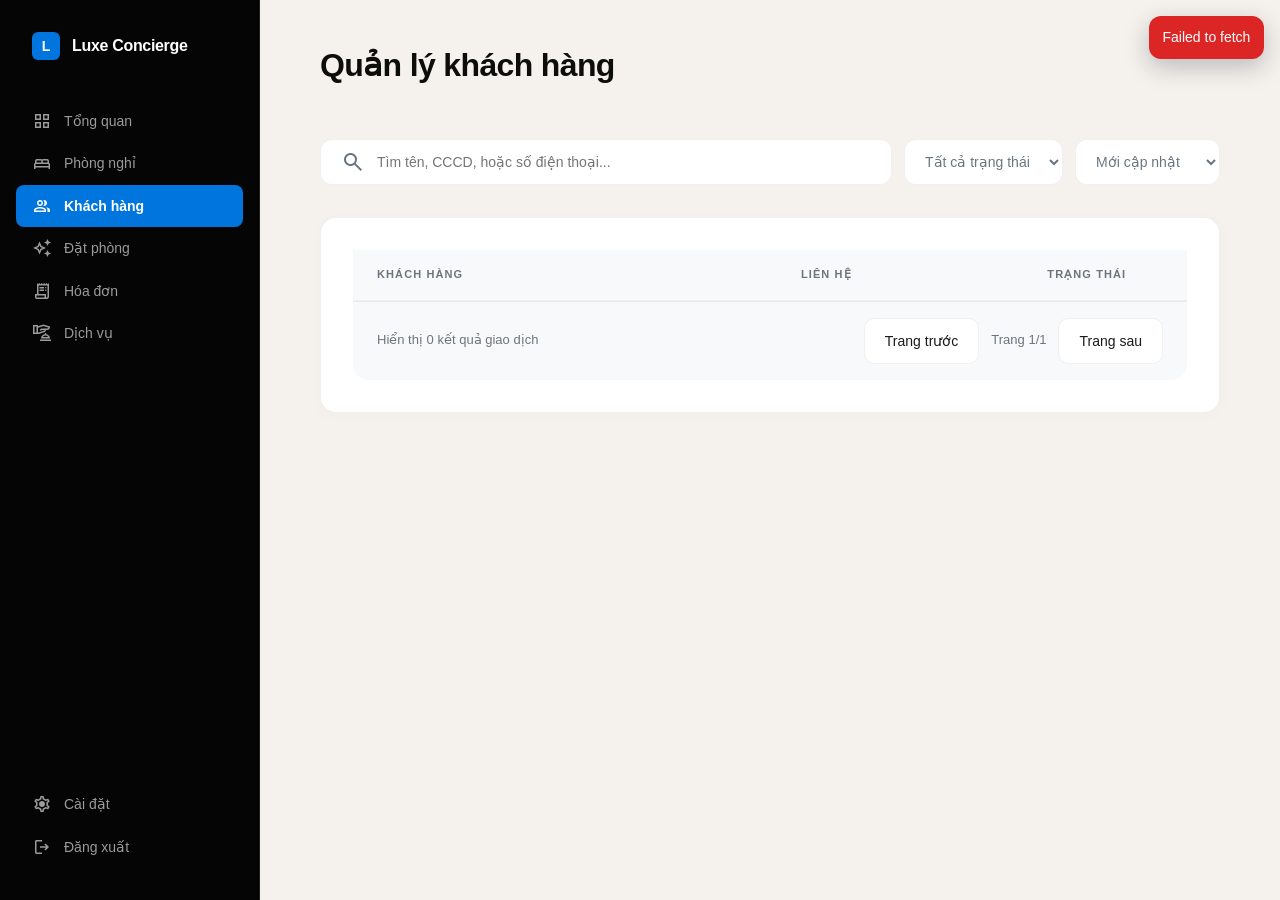
<file: frontend/customer.html>
<!DOCTYPE html>
<html lang="vi">
<head>
  <meta charset="utf-8"/>
  <meta name="viewport" content="width=device-width, initial-scale=1.0"/>
  <title>Luxe Concierge | Quản Lý Khách Hàng</title>
  <link rel="stylesheet" href="css/main.css"/>
    <link rel="stylesheet" href="css/customer.css"/>
</head>
<body class="notion-font">

  <div class="admin-layout">
    
    <aside class="luxe-sidebar">
      <div>
        <div class="admin-sidebar-brand">
          <div class="admin-sidebar-brand__badge">L</div>
          <span class="admin-sidebar-brand__text" data-config="logo">Luxe Concierge</span>
        </div>

        <nav>
          
          <a href="dashboard.html" class="sidebar-item"><span class="material-symbols-outlined">grid_view</span><span>Tổng quan</span></a>
          <a href="room.html" class="sidebar-item"><span class="material-symbols-outlined">bed</span><span>Phòng nghỉ</span></a>
          <a href="customer.html" class="sidebar-item active"><span class="material-symbols-outlined">group</span><span>Khách hàng</span></a>

          <a href="booking.html" class="sidebar-item"><span class="material-symbols-outlined">auto_awesome</span><span>Đặt phòng</span></a>
          <a href="invoice.html" class="sidebar-item"><span class="material-symbols-outlined">receipt_long</span><span>Hóa đơn</span></a>
          <a href="service.html" class="sidebar-item"><span class="material-symbols-outlined">concierge</span><span>Dịch vụ</span></a>
          <a href="account.html" class="sidebar-item"><span class="material-symbols-outlined">manage_accounts</span><span>Tài khoản</span></a>
        </nav>
      </div>

      <div>
        <a href="setting.html" class="sidebar-item"><span class="material-symbols-outlined">settings</span><span>Cài đặt</span></a>
        <a href="#" class="sidebar-item sidebar-item--logout"><span class="material-symbols-outlined">logout</span><span>Đăng xuất</span></a>
      </div>
    </aside>

    <main class="main-content">
      <header class="admin-page-header">
        <div>
          <h1 class="admin-page-title">Quản lý khách hàng</h1>
        </div>
        <button class="gold-border-btn admin-btn-primary" id="btnAddCustomer">
          <span class="material-symbols-outlined admin-btn-icon">add</span> Thêm khách hàng
        </button>
      </header>

      <div class="filter-bar">
        <div class="notion-search-bar">
          <span class="material-symbols-outlined admin-search-icon">search</span>
          <input type="text" id="searchCustomers" placeholder="Tìm tên, CCCD, hoặc số điện thoại..."/>
        </div>
            <select class="notion-filter-item" id="filterStatus">
               <option value="">Tất cả trạng thái</option>
               <option value="Đang lưu trú">Đang lưu trú</option>
               <option value="Đang trả phòng">Đang trả phòng</option>
               <option value="Đã rời đi">Đã rời đi</option>
            </select>
            <select class="notion-filter-item" id="sortCustomers">
               <option value="updatedAt_desc">Mới cập nhật</option>
               <option value="updatedAt_asc">Cũ nhất</option>
               <option value="name_asc">Tên A-Z</option>
               <option value="name_desc">Tên Z-A</option>
               <option value="status_asc">Trạng thái A-Z</option>
               <option value="status_desc">Trạng thái Z-A</option>
            </select>
      </div>

      <div class="luxury-card admin-card-reset">
         <table class="notion-table customer-data-table">
            <thead>
               <tr class="admin-table-head-row">
                  <th class="admin-table-head-cell--left-24">Khách hàng</th>
                  <th>Liên hệ</th>
                  <th>Trạng thái</th>
                  <th id="customerActionsHeader" class="admin-table-head-cell--right-24">Tiện ích</th>
               </tr>
            </thead>
            <tbody id="customerTableBody">
               
            </tbody>
         </table>
         
         <div class="admin-table-footer admin-table-footer--md">
            <p class="admin-table-summary">Hiển thị <span id="totalCustomers">3</span> kết quả giao dịch</p>
            <div class="admin-table-actions">
               <button id="btnPrevCustomers" class="btn-luxe-sec admin-table-pager-btn">Trang trước</button>
               <span id="customerPageInfo" class="admin-table-page-info">Trang 1/1</span>
               <button id="btnNextCustomers" class="btn-luxe-sec admin-table-pager-btn">Trang sau</button>
            </div>
         </div>
      </div>
    </main>
  </div>

  <div class="modal-overlay" id="customerModal">

     <div class="notion-modal">
        <div class="modal-header">
           <h2 class="admin-modal-title admin-modal-title-row">
              <span id="customerModalTitle">Thêm khách hàng</span>
              <span class="material-symbols-outlined admin-modal-close" onclick="closeCustomerModal()">close</span>
           </h2>
        </div>
        <form id="customerForm">
           <div class="form-row">
              <label>Họ và tên</label>
              <input type="text" class="notion-input" id="cusName" required/>
           </div>
           <div class="form-row">
              <label>Số CCCD/CMND</label>
              <input type="text" class="notion-input" id="cusCCCD" required placeholder="Nhập số định danh..."/>
           </div>
           <div class="form-row">
              <label>Số điện thoại</label>
              <input type="text" class="notion-input" id="cusPhone" required/>
           </div>
           <div class="admin-grid-two-col">
              <div class="form-row">
                 <label>Hạng thành viên</label>
                 <select class="notion-input" id="cusTier">
                 </select>
              </div>
              <div class="form-row">
                 <label>Trạng thái</label>
                 <select class="notion-input" id="cusStatus">
                 </select>
              </div>
           </div>
           
           <div class="admin-form-actions">
              <button type="submit" id="customerSubmitButton" class="gold-border-btn admin-form-submit">Lưu thông tin</button>
              <button type="button" class="gold-cancel-btn admin-form-cancel" onclick="closeCustomerModal()">Đóng</button>
           </div>
        </form>
     </div>
  </div>

  <div class="modal-overlay" id="deleteConfirmModal">
     <div class="luxury-card admin-delete-card">
        <span class="material-symbols-outlined admin-delete-icon">warning</span>
        <h3 class="admin-delete-title">Xác nhận xóa khách hàng?</h3>
        <p class="admin-delete-text">Hành động này không thể hoàn tác. Mọi lịch sử đặt phòng đi kèm sẽ được lưu trữ riêng.</p>
        <div class="admin-delete-actions">
           <button id="customerDeleteButton" class="gold-border-btn admin-delete-confirm" onclick="deleteCustomer()">Xóa vĩnh viễn</button>
           <button class="gold-cancel-btn admin-delete-cancel" onclick="closeDeleteModal()">Hủy</button>
        </div>
     </div>
  </div>

  <script src="js/core.js"></script>
  <script src="js/customer.js"></script>
</body>
</html>
</file>
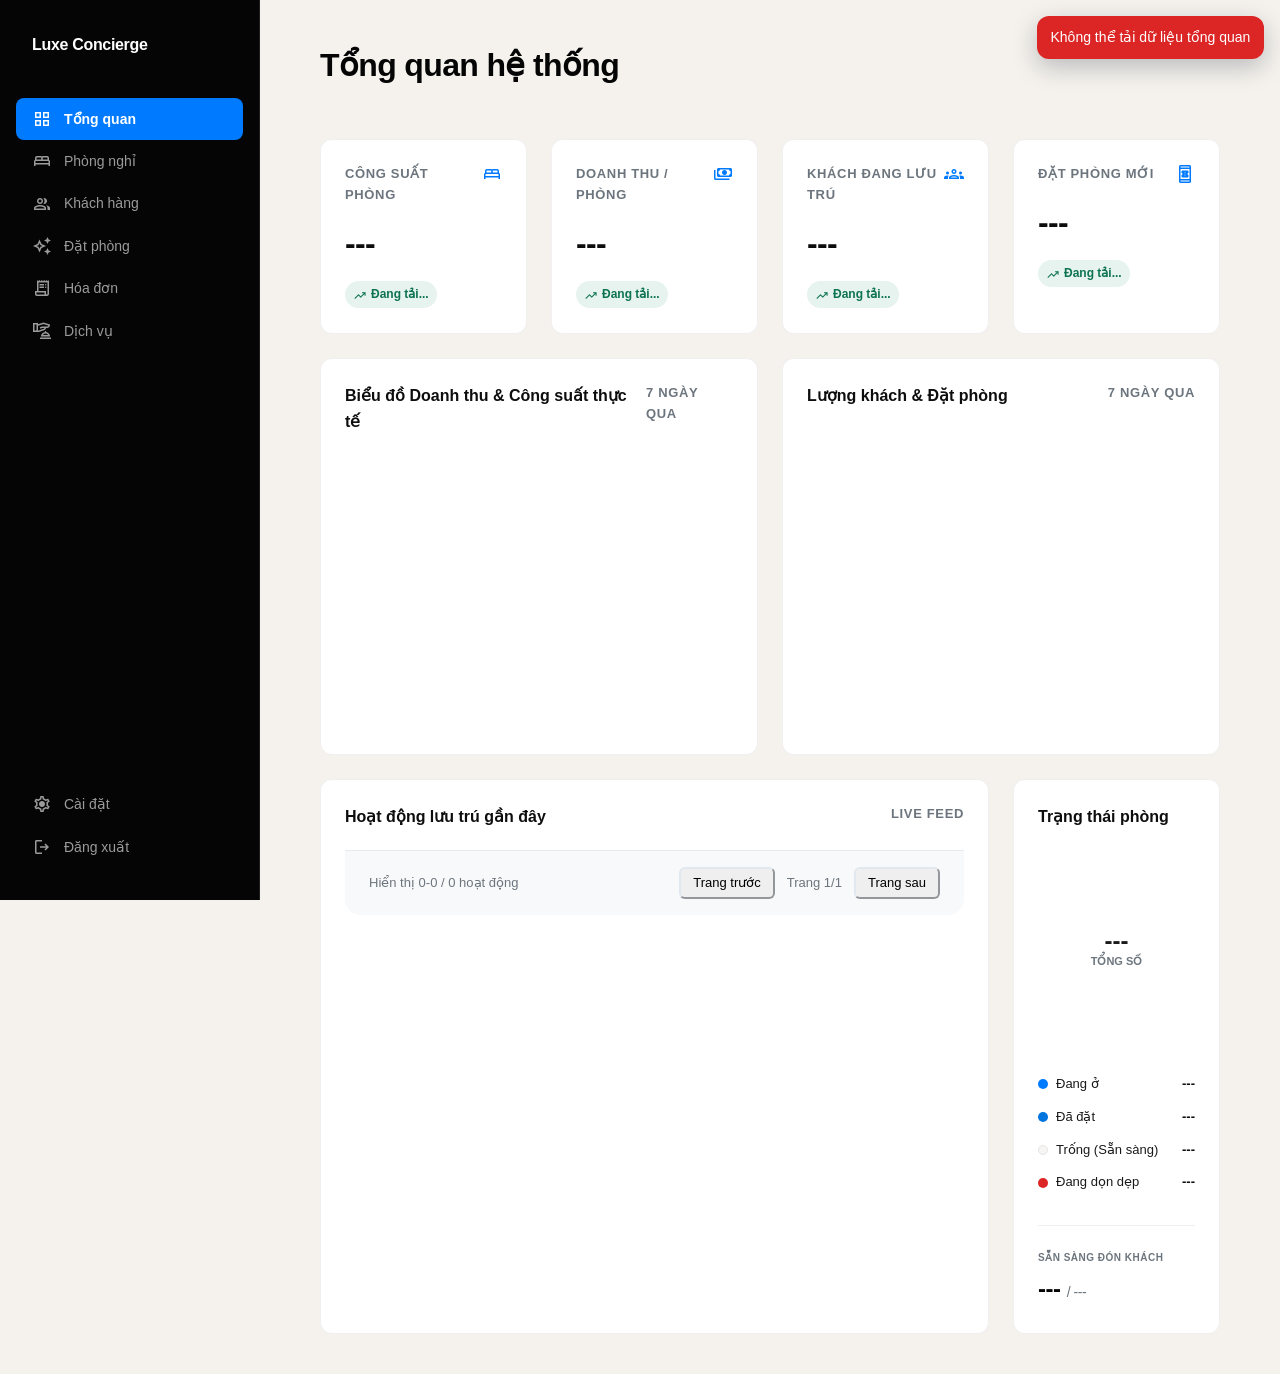
<file: frontend/dashboard.html>
<!DOCTYPE html>
<html lang="vi">
<head>
  <meta charset="utf-8"/>
  <meta name="viewport" content="width=device-width, initial-scale=1.0"/>
  <title>Luxe Concierge | Báo cáo vận hành</title>
  <link rel="stylesheet" href="css/main.css"/>
    <link rel="stylesheet" href="css/dashboard.css"/>
</head>
<body class="notion-font">

  <div class="admin-layout">
    
    <aside class="luxe-sidebar">
      <div>
        <div class="admin-sidebar-brand">
          <span class="admin-sidebar-brand__text" data-config="logo">Luxe Concierge</span>
        </div>

        <nav>
          
          <a href="dashboard.html" class="sidebar-item active"><span class="material-symbols-outlined">grid_view</span><span>Tổng quan</span></a>
          <a href="room.html" class="sidebar-item"><span class="material-symbols-outlined">bed</span><span>Phòng nghỉ</span></a>
          <a href="customer.html" class="sidebar-item"><span class="material-symbols-outlined">group</span><span>Khách hàng</span></a>

          <a href="booking.html" class="sidebar-item"><span class="material-symbols-outlined">auto_awesome</span><span>Đặt phòng</span></a>
          <a href="invoice.html" class="sidebar-item"><span class="material-symbols-outlined">receipt_long</span><span>Hóa đơn</span></a>
          <a href="service.html" class="sidebar-item"><span class="material-symbols-outlined">concierge</span><span>Dịch vụ</span></a>
          <a href="account.html" class="sidebar-item"><span class="material-symbols-outlined">manage_accounts</span><span>Tài khoản</span></a>
        </nav>
      </div>

      <div>
        <a href="setting.html" class="sidebar-item"><span class="material-symbols-outlined">settings</span><span>Cài đặt</span></a>
        <a href="#" class="sidebar-item sidebar-item--logout"><span class="material-symbols-outlined">logout</span><span>Đăng xuất</span></a>
      </div>
    </aside>

    <main class="main-content">
      <header class="admin-page-header">
        <div>
          <h1 class="admin-page-title admin-page-title--dark">Tổng quan hệ thống</h1>
        </div>
      </header>

      <div class="bento-grid">
        
        <div class="bento-card">
          <div class="stat-header">
            <span class="stat-label">Công suất phòng</span>
            <span class="material-symbols-outlined dashboard-stat-icon">bed</span>
          </div>
          <div class="stat-value">---</div>
          <div class="stat-trend trend-up">
            <span class="material-symbols-outlined dashboard-trend-icon">trending_up</span> Đang tải...
          </div>
        </div>

        <div class="bento-card">
          <div class="stat-header">
            <span class="stat-label">Doanh thu / Phòng</span>
            <span class="material-symbols-outlined dashboard-stat-icon">payments</span>
          </div>
          <div class="stat-value">---</div>
          <div class="stat-trend trend-up">
            <span class="material-symbols-outlined dashboard-trend-icon">trending_up</span> Đang tải...
          </div>
        </div>

        <div class="bento-card">
          <div class="stat-header">
            <span class="stat-label">Khách đang lưu trú</span>
            <span class="material-symbols-outlined dashboard-stat-icon">groups</span>
          </div>
          <div class="stat-value">---</div>
          <div class="stat-trend trend-up">
            <span class="material-symbols-outlined dashboard-trend-icon">trending_up</span> Đang tải...
          </div>
        </div>

        <div class="bento-card">
          <div class="stat-header">
            <span class="stat-label">Đặt phòng mới</span>
            <span class="material-symbols-outlined dashboard-stat-icon">book_online</span>
          </div>
          <div class="stat-value">---</div>
          <div class="stat-trend trend-up">
            <span class="material-symbols-outlined dashboard-trend-icon">trending_up</span> Đang tải...
          </div>
        </div>

        <div class="bento-card card-span-2">
          <div class="stat-header">
            <h3 class="dashboard-card-title">Biểu đồ Doanh thu & Công suất thực tế</h3>
            <span class="stat-label">7 Ngày qua</span>
          </div>
          <div class="dashboard-chart-wrap dashboard-chart-wrap--lg">
            <canvas id="mainChart"></canvas>
          </div>
        </div>

        <div class="bento-card card-span-2">
          <div class="stat-header">
            <h3 class="dashboard-card-title">Lượng khách & Đặt phòng</h3>
            <span class="stat-label">7 Ngày qua</span>
          </div>
          <div class="dashboard-chart-wrap dashboard-chart-wrap--lg">
            <canvas id="customerChart"></canvas>
          </div>
        </div>

        <div class="bento-card card-span-3 card-row-2">
          <div class="stat-header">
            <h3 class="dashboard-card-title">Hoạt động lưu trú gần đây</h3>
            <span class="stat-label">Live Feed</span>
          </div>
          
          <div class="guest-list" id="recentActivityList">
            
          </div>
          
          <div class="admin-table-footer admin-table-footer--md dashboard-activity-footer">
            <p class="admin-table-summary">Hiển thị <span id="recentActivityRange">0-0</span> / <span id="recentActivityTotal">0</span> hoạt động</p>
            <div class="admin-table-actions">
              <button id="recentActivityPrev" class="btn-luxe-sec admin-table-pager-btn">Trang trước</button>
              <span id="recentActivityPageInfo" class="admin-table-page-info">Trang 1/1</span>
              <button id="recentActivityNext" class="btn-luxe-sec admin-table-pager-btn">Trang sau</button>
            </div>
          </div>
        </div>

        <div class="bento-card card-row-2">
          <h3 class="dashboard-card-title dashboard-card-title--mb20">Trạng thái phòng</h3>

          <div class="dashboard-chart-wrap">
            <canvas id="roomStatusChart"></canvas>
            
            <div class="dashboard-room-center">
              <div class="dashboard-room-center__total" id="roomCenterTotal">---</div>
              <div class="dashboard-room-center__label">Tổng số</div>
            </div>
          </div>
          
          <div class="dashboard-room-stats">
            <div class="dashboard-room-stat-row">
              <div class="dashboard-room-stat-label"><div class="dashboard-room-dot dashboard-room-dot--occupied"></div> Đang ở</div>
              <div class="dashboard-room-stat-value" id="roomStatOccupied">---</div>
            </div>
            <div class="dashboard-room-stat-row">
              <div class="dashboard-room-stat-label"><div class="dashboard-room-dot dashboard-room-dot--booked"></div> Đã đặt</div>
              <div class="dashboard-room-stat-value" id="roomStatBooked">---</div>
            </div>
            <div class="dashboard-room-stat-row">
              <div class="dashboard-room-stat-label"><div class="dashboard-room-dot dashboard-room-dot--available"></div> Trống (Sẵn sàng)</div>
              <div class="dashboard-room-stat-value" id="roomStatAvailable">---</div>
            </div>
            <div class="dashboard-room-stat-row dashboard-room-stat-row--last">
              <div class="dashboard-room-stat-label"><div class="dashboard-room-dot dashboard-room-dot--cleaning"></div> Đang dọn dẹp</div>
              <div class="dashboard-room-stat-value" id="roomStatCleaning">---</div>
            </div>
          </div>
          
          <div class="dashboard-ready-wrap">
             <div>
                <div class="stat-label dashboard-ready-label">Sẵn sàng đón khách</div>
                <div class="dashboard-ready-count" id="roomReadyCount">--- <span class="dashboard-ready-count__sub">/ ---</span></div>
             </div>
            
          </div>
        </div>
      </div>

    </main>
  </div>

  <script src="js/core.js"></script>
  <script src="js/dashboard.js"></script>
</body>
</html>
</file>
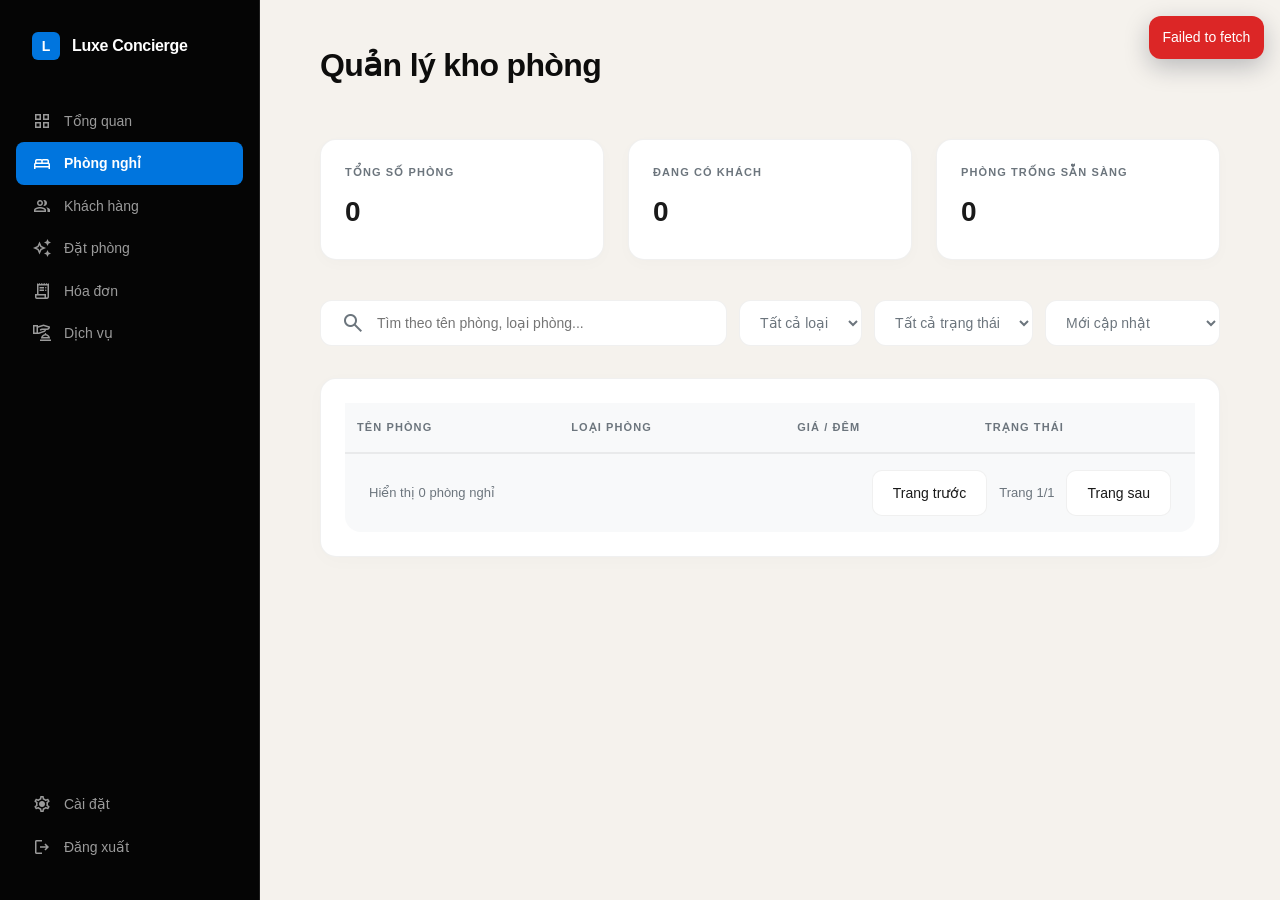
<file: frontend/room.html>
<!DOCTYPE html>
<html lang="vi">
<head>
  <meta charset="utf-8"/>
  <meta name="viewport" content="width=device-width, initial-scale=1.0"/>
  <title>Luxe Concierge | Quản Lý Phòng Nghỉ</title>
  <link rel="stylesheet" href="css/main.css"/>
    <link rel="stylesheet" href="css/room.css"/>
</head>
<body class="notion-font">

  <div class="admin-layout">
    
    <aside class="luxe-sidebar">
      <div>
        <div class="admin-sidebar-brand">
          <div class="admin-sidebar-brand__badge">L</div>
          <span class="admin-sidebar-brand__text" data-config="logo">Luxe Concierge</span>
        </div>

        <nav>
          
          <a href="dashboard.html" class="sidebar-item"><span class="material-symbols-outlined">grid_view</span><span>Tổng quan</span></a>
          <a href="room.html" class="sidebar-item active"><span class="material-symbols-outlined">bed</span><span>Phòng nghỉ</span></a>
          <a href="customer.html" class="sidebar-item"><span class="material-symbols-outlined">group</span><span>Khách hàng</span></a>

          <a href="booking.html" class="sidebar-item"><span class="material-symbols-outlined">auto_awesome</span><span>Đặt phòng</span></a>
          <a href="invoice.html" class="sidebar-item"><span class="material-symbols-outlined">receipt_long</span><span>Hóa đơn</span></a>
          <a href="service.html" class="sidebar-item"><span class="material-symbols-outlined">concierge</span><span>Dịch vụ</span></a>
          <a href="account.html" class="sidebar-item"><span class="material-symbols-outlined">manage_accounts</span><span>Tài khoản</span></a>
        </nav>
      </div>

      <div>
        <a href="setting.html" class="sidebar-item"><span class="material-symbols-outlined">settings</span><span>Cài đặt</span></a>
        <a href="#" class="sidebar-item sidebar-item--logout"><span class="material-symbols-outlined">logout</span><span>Đăng xuất</span></a>
      </div>
    </aside>

    <main class="main-content">
      <header class="admin-page-header">
        <div>
          <h1 class="admin-page-title">Quản lý kho phòng</h1>
        </div>
        <button class="gold-border-btn admin-btn-primary" id="btnAddRoom">
          <span class="material-symbols-outlined admin-btn-icon">add</span> Thêm phòng mới
        </button>
      </header>

      <div class="luxe-stat-grid">
         <div class="stat-card">
            <p>Tổng số phòng</p>
            <p id="stat-total">0</p>
         </div>
         <div class="stat-card">
            <p>Đang có khách</p>
            <p id="stat-inuse" class="admin-stat-value--blue">0</p>
         </div>
         <div class="stat-card">
            <p>Phòng trống sẵn sàng</p>
            <p id="stat-available" class="admin-stat-value--green">0</p>
         </div>
      </div>

      <div class="filter-bar">
        <div class="notion-search-bar">
          <span class="material-symbols-outlined admin-search-icon">search</span>
          <input type="text" id="searchInput" placeholder="Tìm theo tên phòng, loại phòng..." onkeyup="handleSearch()"/>
        </div>
        <select class="notion-filter-item" id="filterType" onchange="handleFilter()">
          <option value="All">Tất cả loại</option>
        </select>
            <select class="notion-filter-item" id="filterStatus" onchange="handleFilter()">
               <option value="">Tất cả trạng thái</option>
            </select>
        <select class="notion-filter-item" id="sortBy" onchange="handleSort()">
               <option value="updatedAtDesc">Mới cập nhật</option>
               <option value="updatedAtAsc">Cũ nhất</option>
          <option value="priceAsc">Giá: Thấp đến Cao</option>
          <option value="priceDesc">Giá: Cao đến Thấp</option>
          <option value="name">Theo tên (A-Z)</option>
        </select>
      </div>

      <div class="luxury-card admin-card-reset">
         <table class="notion-table">
            <thead>
               <tr class="admin-table-head-row">
                  <th class="admin-table-head-cell--left-24">Tên phòng</th>
                  <th>Loại phòng</th>
                  <th>Giá / Đêm</th>
                  <th>Trạng thái</th>
                  <th id="roomActionsHeader" class="admin-table-head-cell--right-24">Tiện ích</th>
               </tr>
            </thead>
            <tbody id="roomTableBody">
               
            </tbody>
         </table>
         
         <div class="admin-table-footer admin-table-footer--md">
            <p class="admin-table-summary">Hiển thị <span id="totalRooms">0</span> phòng nghỉ</p>
            <div class="admin-table-actions">
               <button id="btnPrevRooms" class="btn-luxe-sec admin-table-pager-btn">Trang trước</button>
               <span id="roomPageInfo" class="admin-table-page-info">Trang 1/1</span>
               <button id="btnNextRooms" class="btn-luxe-sec admin-table-pager-btn">Trang sau</button>
            </div>
         </div>
      </div>
    </main>
  </div>

  <div class="modal-overlay" id="roomModal">
     <div class="notion-modal room-editor-modal">
        <div class="room-modal-header">
           <h2 class="admin-modal-title" id="roomModalTitle">Thêm phòng mới</h2>
           <button type="button" class="room-modal-close-btn" onclick="closeRoomModal()">
              <span class="material-symbols-outlined">close</span>
           </button>
        </div>
        <form id="roomForm">
           <div class="form-row">
              <label>Tên định danh phòng</label>
              <input type="text" class="notion-input" id="roomName" required placeholder="VD: Suite 402 - Presidential"/>
           </div>
           <div class="form-row">
              <label>Mô tả </label>
              <textarea class="notion-input" id="roomDescription" required placeholder="Mô tả chi tiết về phòng"></textarea>
           </div>
           <div class="admin-grid-two-col">
              <div class="form-row">
                 <label>Loại phòng</label>
                 <select class="notion-input" id="roomType">
                 </select>
              </div>
              <div class="form-row">
                 <label>Giá niêm yết (VNĐ)</label>
                 <input type="number" class="notion-input" id="roomPrice" required/>
              </div>
           </div>
            <div class="form-row">
               <label>Hình ảnh phòng (Thêm được nhiều ảnh)</label>
               <input type="file" class="notion-input" id="roomImages" multiple accept="image/*" onchange="previewImages()"/>
               <div id="imagePreviewContainer" class="room-image-preview-container">
                  <p class="room-image-preview-placeholder">Chưa có ảnh nào được chọn</p>
               </div>
            </div>
            <div class="form-row">
               <label>Trạng thái vận hành</label>
              <select class="notion-input" id="roomStatus">
              </select>
           </div>

           <div class="admin-form-actions">
              <button type="submit" id="roomSubmitButton" class="gold-border-btn admin-form-submit">Xác nhận lưu</button>
              <button type="button" class="gold-cancel-btn admin-form-cancel" onclick="closeRoomModal()">Hủy bỏ</button>
           </div>
        </form>
     </div>
  </div>

  <div class="modal-overlay" id="deleteConfirmModal">
     <div class="luxury-card admin-delete-card admin-delete-card--fixed room-delete-modal">
        <div class="admin-delete-icon-wrap">
           <span class="material-symbols-outlined admin-delete-icon--sm">warning</span>
        </div>
        <h3 class="admin-delete-title">Xác nhận xóa phòng?</h3>
        <p class="admin-delete-text admin-delete-text--wide">Hành động này không thể hoàn tác. Các dữ liệu liên quan đến phòng này sẽ bị gỡ bỏ khỏi danh sách hiển thị.</p>
        <div class="admin-delete-actions">
           <button id="roomDeleteButton" class="gold-border-btn admin-delete-confirm" onclick="deleteRoom()">Xóa vĩnh viễn</button>
           <button class="gold-cancel-btn admin-delete-cancel" onclick="closeDeleteModal()">Quay lại</button>
        </div>
     </div>
  </div>

  <script src="js/core.js"></script>
  <script src="js/room.js"></script>
  
</body>
</html>
</file>
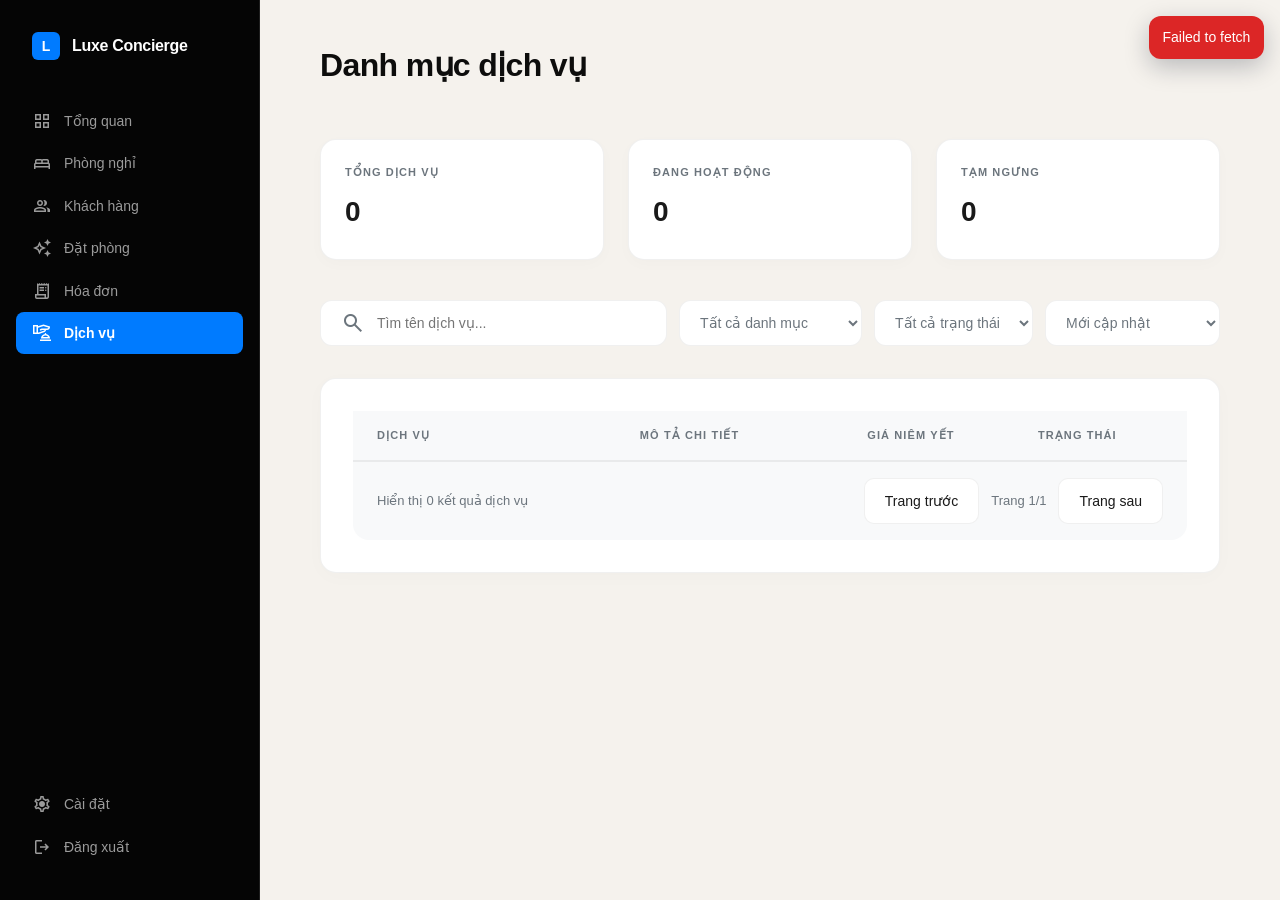
<file: frontend/service.html>
<!DOCTYPE html>
<html lang="vi">
<head>
  <meta charset="utf-8"/>
  <meta name="viewport" content="width=device-width, initial-scale=1.0"/>
  <title>Luxe Concierge | Quản Lý Dịch Vụ</title>
  <link rel="stylesheet" href="css/main.css"/>
    <link rel="stylesheet" href="css/service.css"/>
</head>
<body class="notion-font">

  <div class="admin-layout">
    
    <aside class="luxe-sidebar">
      <div>
        <div class="admin-sidebar-brand">
          <div class="admin-sidebar-brand__badge">L</div>
          <span class="admin-sidebar-brand__text" data-config="logo">Luxe Concierge</span>
        </div>

        <nav>
          
          <a href="dashboard.html" class="sidebar-item"><span class="material-symbols-outlined">grid_view</span><span>Tổng quan</span></a>
          <a href="room.html" class="sidebar-item"><span class="material-symbols-outlined">bed</span><span>Phòng nghỉ</span></a>
          <a href="customer.html" class="sidebar-item"><span class="material-symbols-outlined">group</span><span>Khách hàng</span></a>

          <a href="booking.html" class="sidebar-item"><span class="material-symbols-outlined">auto_awesome</span><span>Đặt phòng</span></a>
          <a href="invoice.html" class="sidebar-item"><span class="material-symbols-outlined">receipt_long</span><span>Hóa đơn</span></a>
          <a href="service.html" class="sidebar-item active"><span class="material-symbols-outlined">concierge</span><span>Dịch vụ</span></a>
          <a href="account.html" class="sidebar-item"><span class="material-symbols-outlined">manage_accounts</span><span>Tài khoản</span></a>
        </nav>
      </div>

      <div>
        <a href="setting.html" class="sidebar-item"><span class="material-symbols-outlined">settings</span><span>Cài đặt</span></a>
        <a href="#" class="sidebar-item sidebar-item--logout"><span class="material-symbols-outlined">logout</span><span>Đăng xuất</span></a>
      </div>
    </aside>

    <main class="main-content">
      <header class="admin-page-header">
        <div>
          <h1 class="admin-page-title">Danh mục dịch vụ</h1>
        </div>
        <button class="gold-border-btn admin-btn-primary" id="btnAddService">
          <span class="material-symbols-outlined admin-btn-icon">add</span> Thêm dịch vụ
        </button>
      </header>

       <div class="stat-bar">
          <div class="stat-box">
             <p>Tổng dịch vụ</p>
             <p id="stat-total">---</p>
          </div>
          <div class="stat-box">
             <p>Đang hoạt động</p>
             <p class="admin-stat-value--green" id="stat-active">---</p>
          </div>
          <div class="stat-box">
             <p>Tạm ngưng</p>
             <p class="admin-stat-value--red" id="stat-inactive">---</p>
          </div>
       </div>

      <div class="filter-bar">
        <div class="notion-search-bar">
          <span class="material-symbols-outlined admin-search-icon">search</span>
          <input type="text" id="searchServiceInput" placeholder="Tìm tên dịch vụ..."/>
        </div>
        <select class="notion-filter-item admin-filter-select" id="filterCategory">
           <option value="">Tất cả danh mục</option>
        </select>
        <select class="notion-filter-item admin-filter-select" id="filterServiceStatus">
           <option value="">Tất cả trạng thái</option>
        </select>
        <select class="notion-filter-item admin-filter-select" id="sortPrice">
           <option value="updatedAt_desc">Mới cập nhật</option>
           <option value="updatedAt_asc">Cũ nhất</option>
           <option value="name_asc">Tên A-Z</option>
           <option value="name_desc">Tên Z-A</option>
           <option value="asc">Giá: Thấp đến Cao</option>
           <option value="desc">Giá: Cao đến Thấp</option>
        </select>
      </div>

      <div class="luxury-card admin-card-reset">
         <table class="notion-table service-data-table">
            <thead>
               <tr class="admin-table-head-row">
                  <th class="admin-table-head-cell--left-24">Dịch vụ</th>
                  <th>Mô tả chi tiết</th>
                  <th>Giá niêm yết</th>
                  <th>Trạng thái</th>
                  <th id="serviceActionsHeader" class="admin-table-head-cell--right-24">Tiện ích</th>
               </tr>
            </thead>
            <tbody id="serviceTableBody">
               
            </tbody>
         </table>
         
         <div class="admin-table-footer admin-table-footer--md">
            <p class="admin-table-summary">Hiển thị <span id="totalServices">5</span> kết quả dịch vụ</p>
            <div class="admin-table-actions">
               <button id="btnPrevServices" class="btn-luxe-sec admin-table-pager-btn">Trang trước</button>
               <span id="servicePageInfo" class="admin-table-page-info">Trang 1/1</span>
               <button id="btnNextServices" class="btn-luxe-sec admin-table-pager-btn">Trang sau</button>
            </div>
         </div>
      </div>
    </main>
  </div>

  <div class="modal-overlay" id="serviceModal">
     <div class="notion-modal service-editor-modal">
        <div class="service-modal-header">
           <h2 class="admin-modal-title" id="serviceModalTitle">Thêm dịch vụ</h2>
           <button type="button" class="service-modal-close-btn" onclick="closeServiceModal()">
             <span class="material-symbols-outlined">close</span>
           </button>
        </div>
        <form id="serviceForm">
           <div class="form-row">
              <label>Tên dịch vụ</label>
              <input type="text" class="notion-input" id="svcName" required placeholder="VD: Breakfast in Bed"/>
           </div>
           <div class="form-row">
              <label>Mô tả dịch vụ</label>
              <textarea class="notion-input service-desc-textarea" id="svcDesc" rows="3" required placeholder="Mô tả ngắn gọn về dịch vụ..."></textarea>
           </div>
           <div class="admin-grid-two-col">
              <div class="form-row">
                 <label>Giá dịch vụ (VNĐ)</label>
                 <input type="number" class="notion-input" id="svcPrice" required/>
              </div>
              <div class="form-row">
              <label>Danh mục</label>
              <select class="notion-input" id="svcCategory">
                 <option value="Thư giãn & Làm đẹp">Thư giãn & Làm đẹp</option>
                 <option value="Ẩm thực">Ẩm thực</option>
                 <option value="Di chuyển">Di chuyển</option>
                 <option value="Tiện ích & Khác">Tiện ích & Khác</option>
              </select>
           </div>
           </div>
           
           <div class="form-row">
              <label>Trạng thái</label>
              <select class="notion-input" id="svcStatus">
              </select>
           </div>
           
           <div class="admin-form-actions">
              <button type="submit" id="serviceSubmitButton" class="gold-border-btn admin-form-submit">Lưu dịch vụ</button>
              <button type="button" class="gold-cancel-btn admin-form-cancel" onclick="closeServiceModal()">Đóng</button>
           </div>
        </form>
     </div>
  </div>

  <div class="modal-overlay" id="deleteConfirmModal">
     <div class="luxury-card admin-delete-card service-delete-modal">
        <div class="admin-delete-icon-wrap">
           <span class="material-symbols-outlined admin-delete-icon--sm">warning</span>
        </div>
        <h3 class="admin-delete-title">Gỡ bỏ dịch vụ?</h3>
        <p class="admin-delete-text">Bạn có chắc chắn muốn ngừng cung cấp dịch vụ này vĩnh viễn không?</p>
        <div class="admin-delete-actions">
           <button id="serviceDeleteButton" class="gold-border-btn admin-delete-confirm" onclick="deleteService()">Gỡ bỏ</button>
           <button class="gold-cancel-btn admin-delete-cancel" onclick="closeDeleteModal()">Hủy</button>
        </div>
     </div>
  </div>

  <script src="js/core.js"></script>
  <script src="js/service.js"></script>
</body>
</html>
</file>
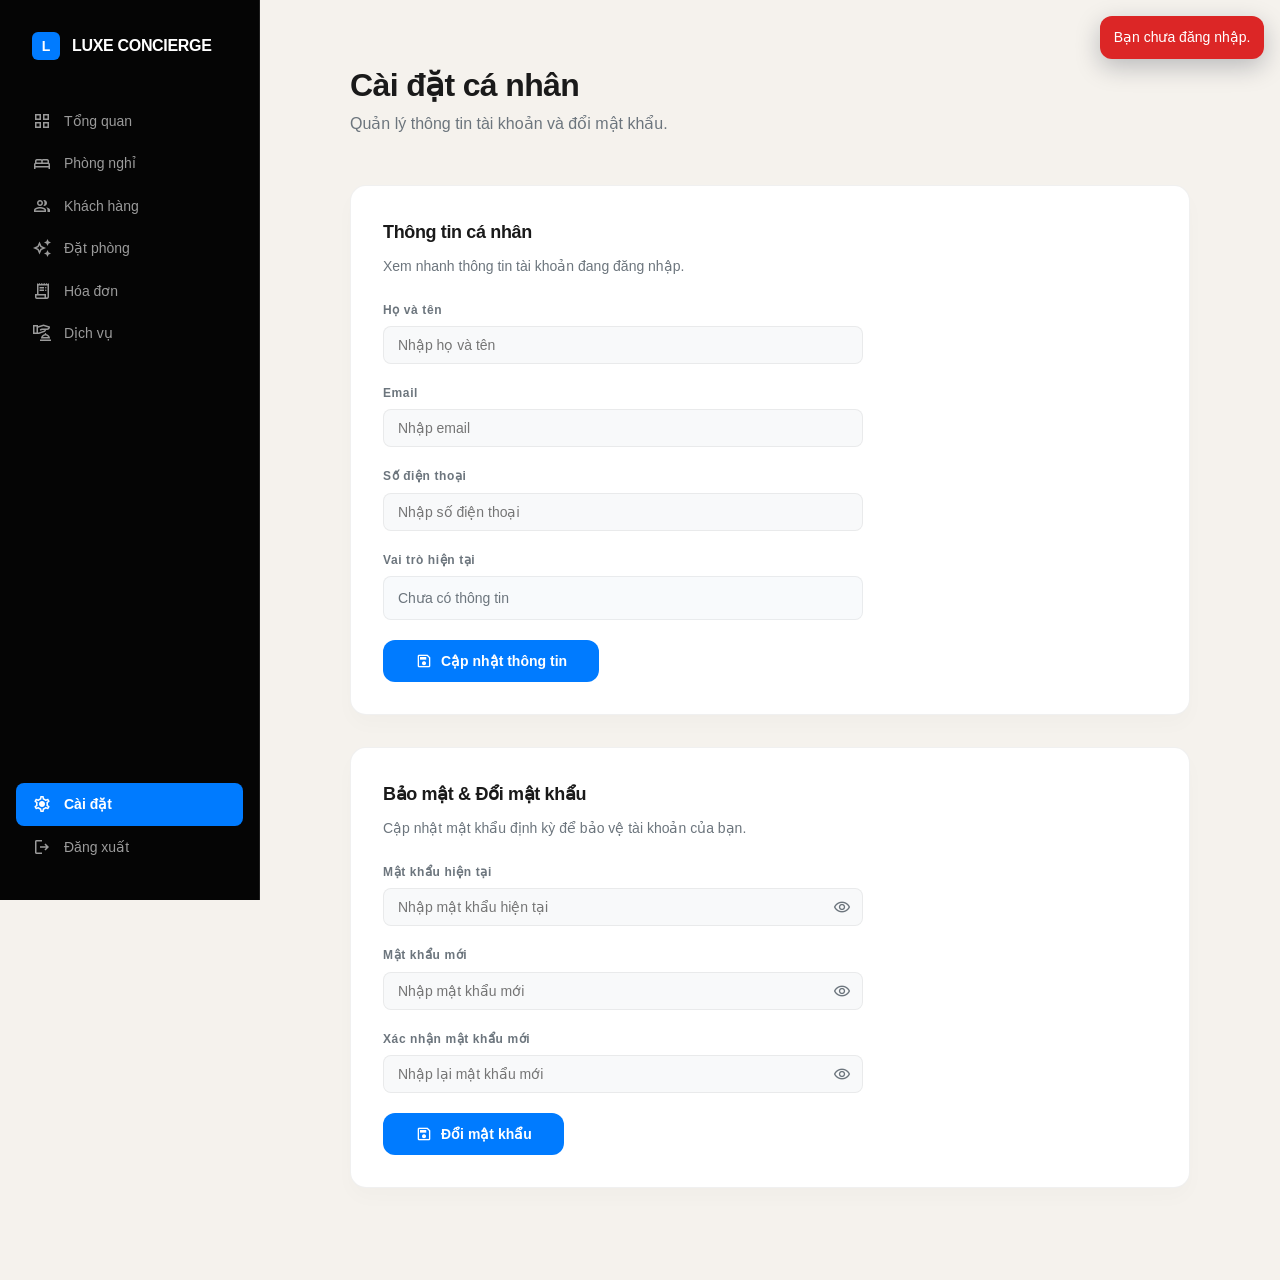
<file: frontend/setting.html>
<!DOCTYPE html>
<html lang="vi">
<head>
  <meta charset="utf-8"/>
  <meta name="viewport" content="width=device-width, initial-scale=1.0"/>
  <title>Luxe Concierge | Cài Đặt</title>
  <link rel="stylesheet" href="css/main.css"/>
    <link rel="stylesheet" href="css/setting.css"/>
</head>
<body class="luxe-font">

  <div class="admin-layout">
    <aside class="luxe-sidebar">
      <div>
        <div class="admin-sidebar-brand">
          <div class="admin-sidebar-brand__badge">L</div>
          <span class="admin-sidebar-brand__text" data-config="logo">LUXE CONCIERGE</span>
        </div>

        <nav>
          
          <a href="dashboard.html" class="sidebar-item"><span class="material-symbols-outlined">grid_view</span><span>Tổng quan</span></a>
          <a href="room.html" class="sidebar-item"><span class="material-symbols-outlined">bed</span><span>Phòng nghỉ</span></a>
          <a href="customer.html" class="sidebar-item"><span class="material-symbols-outlined">group</span><span>Khách hàng</span></a>

          <a href="booking.html" class="sidebar-item"><span class="material-symbols-outlined">auto_awesome</span><span>Đặt phòng</span></a>
          <a href="invoice.html" class="sidebar-item"><span class="material-symbols-outlined">receipt_long</span><span>Hóa đơn</span></a>
          <a href="service.html" class="sidebar-item"><span class="material-symbols-outlined">concierge</span><span>Dịch vụ</span></a>
          <a href="account.html" class="sidebar-item"><span class="material-symbols-outlined">manage_accounts</span><span>Tài khoản</span></a>
        </nav>
      </div>

      <div>
        <a href="setting.html" class="sidebar-item active"><span class="material-symbols-outlined">settings</span><span>Cài đặt</span></a>
        <a href="#" class="sidebar-item sidebar-item--logout"><span class="material-symbols-outlined">logout</span><span>Đăng xuất</span></a>
      </div>
    </aside>

    <main class="main-content">
      <header class="setting-page-header">
        <h1 id="settingsPageTitle" class="admin-page-title">Cài đặt</h1>
        <p id="settingsPageDescription" class="setting-page-description">Quản lý thông tin cá nhân, bảo mật và các cấu hình vận hành phù hợp với quyền của bạn.</p>
      </header>

      <!-- VietQR Settings Section -->
      <section class="settings-section luxury-card" data-admin-only>
        <h2 class="settings-title">Cấu hình Thanh toán VietQR</h2>
        <p class="settings-desc">Thông tin này sẽ được sử dụng để tạo mã QR thanh toán tự động trên các hóa đơn.</p>
        <form id="bankSettingsForm">
          <div class="luxe-input-group">
            <label class="luxe-label">Ngân hàng thụ hưởng</label>
            <select class="luxe-input" id="bankId">
              <option value="970436">Vietcombank (VCB)</option>
              <option value="970407">Techcombank (TCB)</option>
              <option value="970422">MBBank (MB)</option>
              <option value="970423">VPBank (VPB)</option>
              <option value="970415">VietinBank (VTB)</option>
              <option value="970418">BIDV</option>
              <option value="970405">Agribank</option>
              <option value="970416">ACB</option>
              <option value="970421">TPBank</option>
            </select>
          </div>

          <div class="luxe-input-group">
            <label class="luxe-label">Số tài khoản</label>
            <input type="text" class="luxe-input" id="accountNo" placeholder="VD: 123456789"/>
          </div>

          <div class="luxe-input-group">
            <label class="luxe-label">Tên chủ tài khoản (Viết không dấu)</label>
            <input type="text" class="luxe-input" id="accountName" placeholder="VD: NGUYEN VAN A"/>
          </div>
          
          <button type="button" class="btn-save" id="btnSaveBank">
            <span class="material-symbols-outlined setting-save-icon">save</span> Lưu cài đặt
          </button>
        </form>
      </section>

      <!-- Personal Info Section -->
      <section class="settings-section luxury-card">
        <h2 class="settings-title">Thông tin cá nhân</h2>
        <p class="settings-desc">Xem nhanh thông tin tài khoản đang đăng nhập.</p>

        <form id="profileForm">
          <div class="luxe-input-group">
            <label class="luxe-label">Họ và tên</label>
            <input type="text" class="luxe-input" id="profileFullName" placeholder="Nhập họ và tên"/>
          </div>

          <div class="luxe-input-group">
            <label class="luxe-label">Email</label>
            <input type="email" class="luxe-input" id="profileEmail" placeholder="Nhập email"/>
          </div>

          <div class="luxe-input-group">
            <label class="luxe-label">Số điện thoại</label>
            <input type="text" class="luxe-input" id="profilePhone" placeholder="Nhập số điện thoại"/>
          </div>

          <div class="luxe-input-group">
            <label class="luxe-label">Vai trò hiện tại</label>
            <div id="profileRole" class="luxe-input setting-profile-role">Chưa có thông tin</div>
          </div>

          <button type="button" class="btn-save" id="btnSaveProfile">
            <span class="material-symbols-outlined setting-save-icon">save</span> Cập nhật thông tin
          </button>
        </form>
      </section>

      <!-- Password Section -->
      <section class="settings-section luxury-card">
        <h2 class="settings-title">Bảo mật & Đổi mật khẩu</h2>
        <p class="settings-desc">Cập nhật mật khẩu định kỳ để bảo vệ tài khoản của bạn.</p>
        
        <form id="passwordForm">
          <div class="luxe-input-group">
            <label class="luxe-label">Mật khẩu hiện tại</label>
            <div class="password-wrapper">
              <input type="password" class="luxe-input" id="currentPassword" placeholder="Nhập mật khẩu hiện tại"/>
              <span class="material-symbols-outlined password-toggle" onclick="togglePassword('currentPassword', this)">visibility</span>
            </div>
          </div>

          <div class="luxe-input-group">
            <label class="luxe-label">Mật khẩu mới</label>
            <div class="password-wrapper">
              <input type="password" class="luxe-input" id="newPassword" placeholder="Nhập mật khẩu mới"/>
              <span class="material-symbols-outlined password-toggle" onclick="togglePassword('newPassword', this)">visibility</span>
            </div>
          </div>

          <div class="luxe-input-group">
            <label class="luxe-label">Xác nhận mật khẩu mới</label>
            <div class="password-wrapper">
              <input type="password" class="luxe-input" id="confirmPassword" placeholder="Nhập lại mật khẩu mới"/>
              <span class="material-symbols-outlined password-toggle" onclick="togglePassword('confirmPassword', this)">visibility</span>
            </div>
          </div>

          <button type="button" class="btn-save" id="btnSavePassword">
            <span class="material-symbols-outlined setting-save-icon">save</span> Đổi mật khẩu
          </button>
        </form>
      </section>

      <!-- Global Settings Section (Admin Only) -->
      <section class="settings-section luxury-card setting-global-section" data-admin-only>
        <h2 class="settings-title">Thông tin Giao diện & Khách sạn (Global)</h2>
        <p class="settings-desc">Các thông số này sẽ tự động thay đổi Logo và Footer trên trang chủ.</p>
        
        <form id="globalSettingsForm">
          <div class="luxe-input-group">
            <label class="luxe-label">Logo Text / Tên hiển thị Navbar</label>
            <input type="text" class="luxe-input" id="globalLogoText" placeholder="VD: LUXE CONCIERGE"/>
          </div>
          <div class="luxe-input-group">
            <label class="luxe-label">Địa chỉ</label>
            <input type="text" class="luxe-input" id="globalAddress" placeholder="VD: 123 Lê Lợi, Quận 1, TP. HCM"/>
          </div>
          <div class="luxe-input-group">
            <label class="luxe-label">Số điện thoại liên hệ</label>
            <input type="text" class="luxe-input" id="globalPhone" placeholder="VD: +84 (028) 3824 1234"/>
          </div>
          <div class="luxe-input-group">
            <label class="luxe-label">Email liên hệ</label>
            <input type="text" class="luxe-input" id="globalEmail" placeholder="VD: hello@luxeconcierge.com"/>
          </div>
          
          <button type="button" class="btn-save" id="btnSaveGlobal">
            <span class="material-symbols-outlined setting-save-icon">save</span> Lưu cài đặt giao diện
          </button>
        </form>
      </section>

    </main>
  </div>

  <script src="js/core.js"></script>
  <script src="js/setting.js"></script>

</body>
</html>
</file>
<file: frontend/css/main.css>
@import url('https://fonts.googleapis.com/css2?family=Montserrat:wght@300;400;500;600;700&family=Cormorant+Garamond:ital,wght@0,300;0,400;0,500;0,600;0,700;1,400&family=Playfair+Display:ital,wght@0,400;0,500;0,600;0,700;1,400&family=JetBrains+Mono:wght@400;500&display=swap');
@import url('https://fonts.googleapis.com/css2?family=Material+Symbols+Outlined:opsz,wght,FILL,GRAD@20..48,100..700,0..1,-50..200');

html:not(.material-icons-ready) .material-symbols-outlined {
    visibility: hidden;
}

.material-symbols-outlined {
    font-family: 'Material Symbols Outlined';
    font-weight: normal;
    font-style: normal;
    line-height: 1;
    letter-spacing: normal;
    text-transform: none;
    display: inline-block;
    white-space: nowrap;
    word-wrap: normal;
    direction: ltr;
    -webkit-font-smoothing: antialiased;
    text-rendering: optimizeLegibility;
    font-feature-settings: 'liga';
}

:root {
    --f-sans: "SF Pro Text", "SF Pro Icons", "Helvetica Neue", Helvetica, Arial, sans-serif;
    --f-display: "SF Pro Display", "SF Pro Icons", "Helvetica Neue", Helvetica, Arial, sans-serif;
    --f-serif: 'Cormorant Garamond', serif;
    --f-mono: 'JetBrains Mono', monospace;
    
    --c-gold: #C5A059;
    --c-gold-light: #EFD9B9;
    --c-gold-dark: #8B6B2F;
    --c-blue: #0075de;
    --c-blue-light: #4da6ff;
    --c-blue-dark: #0056b3;
    --c-luxury-black: #050505;
    --c-luxury-ink: #141414;
    --c-luxury-paper: #f5f2ed;
    
    --transition: all 0.5s cubic-bezier(0.4, 0, 0.2, 1);
}

.admin-sidebar-brand {
    display: flex;
    align-items: center;
    gap: 12px;
    padding: 0 16px 40px;
}

.admin-sidebar-brand__badge {
    width: 28px;
    height: 28px;
    background: var(--dash-accent);
    border-radius: 6px;
    display: flex;
    align-items: center;
    justify-content: center;
    color: white;
    font-weight: 900;
    font-size: 14px;
}

.admin-sidebar-brand__text {
    font-weight: 700;
    font-size: 16px;
    letter-spacing: -0.02em;
    color: white;
}

.sidebar-item--logout {
    color: #FF4444;
}

.admin-page-header {
    display: flex;
    justify-content: space-between;
    align-items: center;
    margin-bottom: 48px;
}

.admin-page-header--lg {
    margin-bottom: 64px;
}

.admin-page-title {
    font-size: 32px;
    font-weight: 700;
    letter-spacing: -0.02em;
    margin-bottom: 0;
}

.admin-page-title--dark {
    color: #050505;
}

.admin-btn-primary {
    background: var(--c-blue);
    color: white;
}

.admin-btn-icon {
    font-size: 18px;
    margin-right: 6px;
    vertical-align: middle;
}

.admin-search-icon {
    color: var(--dash-muted);
}

.admin-filter-select {
    outline: none;
}

.admin-card-reset {
    padding: 0;
    overflow: hidden;
}

.admin-card-spacing-lg {
    margin-bottom: 64px;
}

.admin-table-head-row {
    background: var(--dash-bg);
}

.admin-table-head-cell--left-24 {
    padding-left: 24px;
}

.admin-table-head-cell--right-24 {
    text-align: right;
    padding-right: 24px;
}

.admin-table-head-cell--left-32 {
    padding-left: 32px;
}

.admin-table-head-cell--right-32 {
    text-align: right;
    padding-right: 32px;
}

.admin-table-footer {
    display: flex;
    justify-content: space-between;
    align-items: center;
    background: var(--dash-bg);
    border-top: 1px solid var(--dash-border);
}

.admin-table-footer--md {
    padding: 16px 24px;
    border-bottom-left-radius: 16px;
    border-bottom-right-radius: 16px;
}

.admin-table-footer--lg {
    padding: 16px 32px;
    border-bottom-left-radius: 20px;
    border-bottom-right-radius: 20px;
}

.admin-table-summary {
    font-size: 13px;
    color: var(--dash-muted);
    margin: 0;
}

.admin-table-actions {
    display: flex;
    gap: 8px;
}

.admin-table-pager-btn {
    font-size: 13px;
    height: 32px;
    padding: 0 12px;
    border-radius: 6px;
    border-color: #E2E8F0;
}

.admin-table-page-info {
    display: inline-flex;
    align-items: center;
    font-size: 13px;
    color: var(--dash-muted);
    padding: 0 4px;
}

.admin-modal-title-row {
    display: flex;
    justify-content: space-between;
    align-items: center;
}

.admin-modal-title {
    font-size: 20px;
    font-weight: 700;
}

.admin-modal-close {
    cursor: pointer;
    opacity: 0.5;
}

.admin-grid-two-col {
    display: grid;
    grid-template-columns: 1fr 1fr;
    gap: 20px;
}

.admin-grid-two-col--compact {
    gap: 16px;
}

.admin-form-actions {
    display: flex;
    gap: 12px;
    margin-top: 40px;
}

.admin-form-submit {
    flex: 1;
    background: var(--dash-accent);
    border: 1px solid var(--dash-accent);
    color: white;
    height: 46px;
    justify-content: center;
}

.admin-form-submit:hover {
    background: #005ec4;
    border-color: #005ec4;
    color: white;
}

.admin-form-cancel {
    flex: 1;
    background: #eef2f7;
    border: 1px solid #d7dee7;
    color: #475569;
    height: 46px;
    justify-content: center;
}

.admin-form-cancel:hover {
    background: #e2e8f0;
    border-color: #cbd5e1;
    color: #334155;
}

.admin-stat-value--green {
    color: #0d7350;
}

.admin-stat-value--red {
    color: #ef4444;
}

.admin-stat-value--blue {
    color: #2563eb;
}

.admin-delete-card {
    max-width: 400px;
    text-align: center;
    position: relative;
}

.admin-delete-card--fixed {
    width: 400px;
    border-radius: 24px;
}

.admin-delete-icon-wrap {
    width: 48px;
    height: 48px;
    background: #fee2e2;
    color: #ef4444;
    border-radius: 50%;
    display: flex;
    align-items: center;
    justify-content: center;
    margin: 0 auto 20px;
}

.admin-delete-icon-wrap--success {
    width: 64px;
    height: 64px;
    background: #e7f3ef;
    color: #0d7350;
    margin-bottom: 24px;
}

.admin-delete-icon {
    font-size: 48px;
    color: #ef4444;
    margin-bottom: 20px;
}

.admin-delete-icon--sm {
    font-size: 28px;
}

.admin-delete-icon--success {
    font-size: 32px;
    margin-bottom: 0;
    color: inherit;
}

.admin-delete-title {
    font-size: 18px;
    font-weight: 700;
    margin-bottom: 12px;
}

.admin-delete-text {
    color: var(--dash-muted);
    font-size: 14px;
    margin-bottom: 30px;
}

.admin-delete-text--wide {
    line-height: 1.6;
    margin-bottom: 32px;
}

.admin-delete-actions {
    display: flex;
    gap: 12px;
}

.admin-delete-confirm {
    background: #ef4444;
    color: white;
    border: 1px solid #ef4444;
    height: 46px;
    flex: 1;
    justify-content: center;
}

.admin-delete-confirm:hover {
    background: #dc2626;
    border-color: #dc2626;
    color: white;
}

.admin-delete-cancel {
    flex: 1;
    background: #eef2f7;
    border: 1px solid #d7dee7;
    color: #475569;
    height: 46px;
    justify-content: center;
}

.admin-delete-cancel:hover {
    background: #e2e8f0;
    border-color: #cbd5e1;
    color: #334155;
}

.admin-note-muted {
    font-size: 14px;
    color: var(--dash-muted);
}

.admin-note-muted--mt4 {
    margin-top: 4px;
}

.admin-pill-success {
    background: #e7f3ef;
    color: #0d7350;
}

.admin-pill-info {
    background: #f2f9ff;
    color: #097fe8;
}

* {
    margin: 0;
    padding: 0;
    box-sizing: border-box;
}

html {
    scroll-behavior: smooth;
}

body {
    font-family: var(--f-sans);
    font-size: 16px; 
    background-color: var(--c-luxury-paper);
    color: var(--c-luxury-ink);
    line-height: 1.6;
    overflow-x: hidden;
}

h1, h2, h3, h4 {
    font-family: var(--f-display);
    font-weight: 500;
}

.serif { font-family: var(--f-serif); }
.italic { font-style: italic; }
.gold { color: var(--c-gold); }



.small-caps {
    font-size: 11px;
    text-transform: uppercase;
    letter-spacing: 0.4em;
    font-weight: 500;
}

.nav-pill {
    border: 1px solid rgba(0, 0, 0, 0.1);
    border-radius: 100px;
    padding: 10px 24px;
    font-size: 13px;
    text-transform: uppercase;
    letter-spacing: 0.1em;
    background: transparent;
    color: var(--c-luxury-ink);
    cursor: pointer;
    transition: var(--transition);
    text-decoration: none;
    display: inline-block;
}

.nav-pill.nav-pill-primary {
  background: var(--c-gold);
  border: none;
  color: white;
  padding: 0 20px;
  height: 38px;
  border-radius: 30px;
  font-weight: 600;
  font-size: 11px;
  text-decoration: none;
  transition: background 0.3s;
  cursor: pointer;
  display: inline-flex;
  align-items: center;
  justify-content: center;
  box-sizing: border-box;
}

.glass-surface {
    background: rgba(255, 255, 255, 0.05);
    backdrop-filter: blur(30px);
    border: 1px solid rgba(255, 255, 255, 0.1);
}



.container {
    max-width: 1200px;
    margin: 0 auto;
    padding: 0 2rem;
}

.section-padding {
    padding: 10rem 0;
}



.navbar {
    position: fixed;
    top: 0;
    left: 0;
    width: 100%;
    z-index: 1000;
    padding: 30px 60px;
    display: flex;
    justify-content: space-between;
    align-items: center;
    transition: var(--transition);
}

.navbar.scrolled {
    padding: 15px 60px;
    background: rgba(5, 5, 5, 0.95);
    backdrop-filter: blur(20px);
}

.navbar__logo {
    font-family: var(--f-display);
    font-weight: 700;
    letter-spacing: 0.2em;
    font-size: 1.5rem;
    color: white; 
}

.navbar__links {
    display: flex;
    gap: 40px;
}

.navbar__link {
    color: white;
    text-decoration: none;
    opacity: 0.6;
    transition: var(--transition);
}

.navbar__link:hover,
.navbar__link:focus {
    opacity: 1;
    color: var(--c-gold);
    text-decoration: none;
    outline: none;
}

.navbar__link.active {
    opacity: 1;
    color: var(--c-gold);
    text-decoration: none;
    outline: none;
}

.navbar.scrolled .nav-pill {
    color: white;
    border-color: rgba(255, 255, 255, 0.3);
}

.public-menu-toggle,
.public-nav-panel {
    display: none;
}

.public-user-menu {
    position: relative;
}

.public-user-menu__trigger {
    width: 42px;
    height: 42px;
    border-radius: 50%;
    border: 1px solid rgba(255, 255, 255, 0.18);
    background: rgba(255, 255, 255, 0.1);
    padding: 0;
    cursor: pointer;
    display: inline-flex;
    align-items: center;
    justify-content: center;
    backdrop-filter: blur(14px);
}

.public-user-menu__avatar {
    width: 100%;
    height: 100%;
    border-radius: 50%;
    display: inline-flex;
    align-items: center;
    justify-content: center;
    font-size: 12px;
    font-weight: 700;
    letter-spacing: 0.08em;
    color: white;
    background: linear-gradient(135deg, rgba(197, 160, 89, 0.95), rgba(139, 107, 47, 0.95));
}

.public-user-menu__dropdown {
    position: absolute;
    top: calc(100% + 12px);
    right: 0;
    min-width: 220px;
    padding: 12px;
    border-radius: 16px;
    background: rgba(5, 5, 5, 0.96);
    border: 1px solid rgba(255, 255, 255, 0.08);
    box-shadow: 0 24px 64px rgba(0, 0, 0, 0.24);
    backdrop-filter: blur(18px);
    opacity: 0;
    transform: translateY(8px);
    pointer-events: none;
    transition: opacity 180ms ease, transform 180ms ease;
    z-index: 1305;
}

.public-user-menu.is-open .public-user-menu__dropdown {
    opacity: 1;
    transform: translateY(0);
    pointer-events: auto;
}

.public-user-menu__meta {
    padding: 6px 4px 12px;
    margin-bottom: 10px;
    border-bottom: 1px solid rgba(255, 255, 255, 0.08);
}

.public-user-menu__name {
    color: white;
    font-size: 14px;
    font-weight: 600;
}

.public-user-menu__email {
    margin-top: 4px;
    color: rgba(255, 255, 255, 0.55);
    font-size: 12px;
}

.public-user-menu__logout {
    width: 100%;
    border: none;
    background: rgba(255, 255, 255, 0.04);
    color: white;
    padding: 12px 14px;
    border-radius: 12px;
    display: inline-flex;
    align-items: center;
    justify-content: flex-start;
    gap: 10px;
    cursor: pointer;
    transition: background 0.2s ease, color 0.2s ease;
}

.public-user-menu__logout:hover {
    background: rgba(197, 160, 89, 0.16);
    color: var(--c-gold-light);
}



.hero {
    height: 100vh;
    position: relative;
    background: var(--c-luxury-black);
    display: flex;
    align-items: center;
    justify-content: center;
    text-align: center;
    overflow: hidden;
}

.hero__slideshow {
    position: absolute;
    inset: 0;
    z-index: 1;
}

.hero__slide {
    position: absolute;
    inset: 0;
    width: 100%;
    height: 100%;
    object-fit: cover;
    opacity: 0;
    animation: kenburns 15s linear infinite;
}

@keyframes kenburns {
    0% { opacity: 0; transform: scale(1); }
    10% { opacity: 1; }
    33% { opacity: 1; }
    43% { opacity: 0; }
    100% { opacity: 0; transform: scale(1.15); }
}

.hero__overlay {
    position: absolute;
    inset: 0;
    background: linear-gradient(to bottom, rgba(0,0,0,0.4), var(--c-luxury-black));
    z-index: 2;
}

.hero__content {
    position: relative;
    z-index: 10;
    color: white;
    max-width: 1200px;
    width: 100%;
    padding: 0 2rem;
}

.hero__title {
    font-size: clamp(3rem, 8vw, 6rem);
    line-height: 0.88;
    font-weight: 300;
    letter-spacing: -0.04em;
    margin: 2rem 0;
    text-transform: capitalize;
}

.hero__subtitle {
    font-size: 1.125rem;
    font-weight: 300;
    color: rgba(255, 255, 255, 0.7);
    max-width: 650px;
    margin: 0 auto 3rem;
    line-height: 1.8;
}

.booking-bar {
    display: flex;
    background: rgba(255, 255, 255, 0.05);
    backdrop-filter: blur(30px);
    border: 1px solid rgba(255, 255, 255, 0.1);
    border-radius: 100px;
    padding: 8px;
    width: 100%;
    margin: 40px auto 0;
    max-width: 1100px;
}

.booking-bar__item {
    flex: 1;
    padding: 15px 30px;
    text-align: left;
    border-right: 1px solid rgba(255, 255, 255, 0.1);
}

.booking-bar__item:last-child {
    flex: 0.8;
    border-right: none;
    padding: 0 10px;
    min-width: 200px;
    display: flex;
    align-items: center;
}

.booking-bar__label {
    display: block;
    font-size: 9px;
    text-transform: uppercase;
    letter-spacing: 0.2em;
    color: rgba(255, 255, 255, 0.4);
    margin-bottom: 5px;
}

.booking-bar input, .booking-bar select {
    background: transparent;
    border: none;
    color: white;
    font-size: 14px;
    outline: none;
    width: 100%;
}

.booking-bar option {
    background: var(--c-luxury-ink);
    color: white;
}

.booking-bar .btn-find {
    background: var(--c-gold);
    color: white;
    height: 100%;
    width: 100%;
    border: none;
    border-radius: 100px;
    font-weight: 700;
    letter-spacing: 0.1em;
    text-transform: uppercase;
    font-size: 12px;
    cursor: pointer;
    transition: var(--transition);
}

.booking-bar .btn-find:hover {
    background: var(--c-gold-light);
}



.story-grid {
    display: grid;
    grid-template-columns: 1fr 1fr;
    gap: 120px;
    align-items: center;
}

.story__image-wrap {
    position: relative;
}

.story__img-main {
    width: 100%;
    aspect-ratio: 4/5;
    object-fit: cover;
    border-radius: 30px;
    box-shadow: 0 40px 80px rgba(0,0,0,0.1);
}

.story__img-float {
    position: absolute;
    bottom: -60px;
    right: -60px;
    width: 50%;
    aspect-ratio: 3/4;
    object-fit: cover;
    border: 15px solid var(--c-luxury-paper);
    border-radius: 20px;
    box-shadow: 0 30px 60px rgba(0,0,0,0.15);
}

.story__content h2 {
    font-size: 4rem;
    line-height: 1.1;
    margin-bottom: 30px;
    font-weight: 300;
}

.story__desc {
    font-size: 1.125rem;
    font-weight: 300;
    color: rgba(20, 20, 20, 0.6);
    margin-bottom: 40px;
    line-height: 1.8;
}



.rooms-section {
    background: var(--c-luxury-ink);
    color: white;
}

.rooms-grid {
    display: grid;
    grid-template-columns: repeat(3, 1fr);
    gap: 1px;
    background: rgba(255, 255, 255, 0.1);
    margin-top: 60px;
}

.room-card {
    position: relative;
    aspect-ratio: 4/5;
    overflow: hidden;
    background: var(--c-luxury-ink);
    cursor: pointer;
}

.room-card__bg {
    position: absolute;
    inset: 0;
    width: 100%;
    height: 100%;
    object-fit: cover;
    opacity: 0.4;
    filter: grayscale(100%);
    transition: var(--transition);
}

.room-card:hover .room-card__bg {
    opacity: 0.7;
    filter: grayscale(0%);
    transform: scale(1.05);
}

.room-card__content {
    position: relative;
    z-index: 2;
    height: 100%;
    padding: 50px;
    display: flex;
    flex-direction: column;
    justify-content: flex-end;
}

.room-card__index {
    font-family: var(--f-mono);
    font-size: 11px;
    color: var(--c-gold);
    letter-spacing: 0.2em;
}

.room-card__title {
    font-size: 2.5rem;
    margin: 15px 0;
}

.room-card__footer {
    display: flex;
    justify-content: space-between;
    align-items: center;
    border-top: 1px solid rgba(255, 255, 255, 0.1);
    padding-top: 30px;
    opacity: 0;
    transform: translateY(20px);
    transition: var(--transition);
}

.room-card:hover .room-card__footer {
    opacity: 1;
    transform: translateY(0);
}



.amenities-section {
    position: relative;
    overflow: hidden;
}

.atmosphere-glow {
    position: absolute;
    width: 800px;
    height: 800px;
    background: var(--c-gold);
    filter: blur(160px);
    opacity: 0.06;
    border-radius: 50%;
    z-index: 0;
}

.amenity-row {
    display: grid;
    grid-template-columns: 1fr 1fr;
    gap: 120px;
    align-items: center;
    margin-bottom: 120px;
}

.amenity__img-wrap {
    height: 500px;
    overflow: hidden;
    border-radius: 40px;
    box-shadow: 0 40px 80px rgba(0,0,0,0.1);
}

.amenity__img {
    width: 100%;
    height: 100%;
    object-fit: cover;
    transition: var(--transition);
}

.amenity-row:hover .amenity__img {
    transform: scale(1.05);
}



.dining-section {
    background: var(--c-gold);
    color: var(--c-luxury-black);
}

.dining-grid {
    display: grid;
    grid-template-columns: 1.2fr 1fr;
    gap: 100px;
    align-items: center;
}

.dining__list-item {
    padding: 35px 0;
    border-bottom: 1px solid rgba(0, 0, 0, 0.15);
    display: flex;
    justify-content: space-between;
    align-items: center;
}

.dining__list-item h4 {
    font-size: 2rem;
}

.dining__images {
    display: grid;
    grid-template-columns: 1fr 1fr;
    gap: 30px;
}

.dining__img {
    width: 100%;
    max-height: 480px;
    border-radius: 999px;
    aspect-ratio: 4/5;
    object-fit: cover;
    object-position: center;
    box-shadow: 0 30px 60px rgba(0,0,0,0.15);
}

.dining__img:nth-child(even) {
    transform: translateY(60px);
}



.luxury-input {
    background: white;
    border: 1px solid rgba(0, 0, 0, 0.08);
    padding: 15px 20px;
    font-size: 14px;
    font-family: var(--f-sans);
    outline: none;
    transition: var(--transition);
    width: 100%;
    color: var(--c-luxury-ink);
}

.luxury-input:focus {
    border-color: var(--c-gold);
    box-shadow: 0 4px 12px rgba(197, 160, 89, 0.1);
}

.label-small {
    display: block;
    font-size: 10px;
    text-transform: uppercase;
    letter-spacing: 0.2em;
    font-weight: 600;
    color: rgba(20, 20, 20, 0.4);
    margin-bottom: 8px;
}



.curated-badge {
    background: var(--c-gold);
    color: white;
    padding: 6px 16px;
    font-size: 10px;
    font-weight: 600;
    text-transform: uppercase;
    letter-spacing: 0.15em;
    border-radius: 2px;
    box-shadow: 0 8px 16px rgba(197, 160, 89, 0.2);
}

.pagination-container {
    display: flex;
    justify-content: center;
    gap: 12px;
    margin-top: 60px;
}

.pagination-btn {
    width: 44px;
    height: 44px;
    display: flex;
    align-items: center;
    justify-content: center;
    border: 1px solid rgba(0, 0, 0, 0.08);
    background: white;
    cursor: pointer;
    font-size: 14px;
    transition: var(--transition);
}

.pagination-btn:hover:not(:disabled) {
    border-color: var(--c-gold);
    color: var(--c-gold);
}

.pagination-btn.active {
    background: var(--c-gold);
    color: white;
    border-color: var(--c-gold);
}

.pagination-btn:disabled {
    opacity: 0.3;
    cursor: not-allowed;
}



.room-card-pub {
    background: white;
    border-radius: 4px;
    overflow: hidden;
    border: 1px solid rgba(0, 0, 0, 0.05);
    transition: var(--transition);
    cursor: pointer;
    text-align: center;
}

.room-card-pub:hover {
    box-shadow: 0 40px 80px rgba(0, 0, 0, 0.08);
    transform: translateY(-10px);
}

.room-card-pub__img-wrap {
    position: relative;
    height: 16rem;
    overflow: hidden;
}

.room-card-pub__img {
    width: 100%;
    height: 100%;
    object-fit: cover;
    transition: var(--transition);
    filter: brightness(0.95);
}

.room-card-pub:hover .room-card-pub__img {
    transform: scale(1.05);
    filter: brightness(1);
}

.room-card-pub__badge {
    position: absolute;
    top: 20px;
    left: 20px;
    background: rgba(255, 255, 255, 0.9);
    backdrop-filter: blur(10px);
    padding: 6px 14px;
    font-size: 10px;
    font-weight: 700;
    text-transform: uppercase;
    letter-spacing: 0.1em;
    color: var(--c-luxury-ink);
    z-index: 10;
}

.room-card-pub__body {
    padding: 40px;
}

.room-card-pub__footer {
    width: 100%;
    padding: 14px 20px;
    border: 1px solid var(--c-luxury-ink);
    background: transparent;
    color: var(--c-luxury-ink);
    font-size: 11px;
    font-weight: 700;
    letter-spacing: 0.2em;
    text-transform: uppercase;
    cursor: pointer;
    transition: var(--transition);
}

.room-card-pub__footer:hover {
    background: var(--c-luxury-ink);
    color: white;
}


:root {
    --color-gold: var(--c-gold);
    --color-on-surface: var(--c-luxury-ink);
    --font-serif: var(--f-serif);
}



.admin-layout {
    display: grid;
    grid-template-columns: 280px 1fr;
    min-height: 100vh;
    background: var(--c-luxury-paper);
}

.luxury-sidebar {
    background: var(--c-luxury-black);
    color: white;
    padding: 40px 30px;
    display: flex;
    flex-direction: column;
    justify-content: space-between;
    height: 100vh;
    position: sticky;
    top: 0;
}

.sidebar__item {
    display: flex;
    align-items: center;
    gap: 15px;
    padding: 15px 20px;
    color: rgba(255, 255, 255, 0.5);
    text-decoration: none;
    font-size: 13px;
    letter-spacing: 0.1em;
    text-transform: uppercase;
    transition: var(--transition);
    border-radius: 4px;
}

.sidebar__item:hover, .sidebar__item.active {
    color: white;
    background: rgba(255, 255, 255, 0.05);
}

.sidebar__item.active {
    color: var(--c-gold);
}

.sidebar__item .material-symbols-outlined {
    font-size: 20px;
}

.admin-main {
    padding: 60px;
    background: var(--c-luxury-paper);
    margin: 0 auto;
    width: 100%;
    max-width: 1440px;
}

.luxury-card {
    background: white;
    border: 1px solid rgba(0, 0, 0, 0.05);
    border-radius: 4px;
    padding: 30px;
    box-shadow: 0 10px 20px rgba(0, 0, 0, 0.02);
    transition: var(--transition);
}

.luxury-card:hover {
    box-shadow: 0 20px 40px rgba(0, 0, 0, 0.05);
}

.insight-box {
    background: var(--c-luxury-ink);
    color: white;
    padding: 25px;
    border-radius: 4px;
    position: relative;
    overflow: hidden;
}

.insight-box::after {
    content: '';
    position: absolute;
    top: -50%;
    right: -20%;
    width: 200px;
    height: 200px;
    background: var(--c-blue);
    filter: blur(80px);
    opacity: 0.1;
}

.gold-border-btn {
    border: 1px solid var(--c-blue);
    color: white;
    padding: 12px 24px;
    text-transform: uppercase;
    font-size: 11px;
    letter-spacing: 0.2em;
    font-weight: 700;
    background: var(--c-blue);
    border-radius: 8px;
    cursor: pointer;
    transition: var(--transition);
}

.gold-cancel-btn {
    border: none;
    color: #615d59;
    padding: 12px 24px;
    text-transform: uppercase;
    font-size: 11px;
    letter-spacing: 0.2em;
    font-weight: 700;
    background: #ccc;
    border-radius: 8px;
    cursor: pointer;
    transition: var(--transition);
}

.gold-border-btn:hover {
    background: var(--notion-blue-active);
    border-color: var(--notion-blue-active);
    color: white;
}

.gold-border-btn.admin-delete-confirm,
.gold-border-btn.account-delete-confirm-btn {
    background: #ef4444;
    border-color: #ef4444;
    color: white;
}

.gold-border-btn.admin-delete-confirm:hover,
.gold-border-btn.account-delete-confirm-btn:hover {
    background: #dc2626;
    border-color: #dc2626;
    color: white;
}



:root {
    --notion-black: rgba(0, 0, 0, 0.95);
    --notion-white: #ffffff;
    --notion-warm-white: #f6f5f4;
    --notion-blue: #0075de;
    --notion-blue-active: #005bab;
    --notion-gray-500: #615d59;
    --notion-gray-300: #a39e98;
    --notion-whisper: 1px solid rgba(0, 0, 0, 0.1);
    --notion-shadow: rgba(0, 0, 0, 0.04) 0px 4px 18px, rgba(0, 0, 0, 0.027) 0px 2.025px 7.84688px, rgba(0, 0, 0, 0.02) 0px 0.8px 2.925px, rgba(0, 0, 0, 0.01) 0px 0.175px 1.04062px;
}

.notion-font {
    font-family: var(--f-sans); 
    color: var(--notion-black);
}

.notion-h1, .notion-h2, .notion-h3 {
    font-family: var(--f-display); 
}

.notion-h1 {
    font-size: 64px;
    font-weight: 700;
    line-height: 1.0;
    letter-spacing: -2.125px;
    font-feature-settings: "lnum", "locl";
}

.notion-h2 {
    font-size: 48px;
    font-weight: 700;
    line-height: 1.0;
    letter-spacing: -1.5px;
}

.notion-h3 {
    font-size: 26px;
    font-weight: 700;
    line-height: 1.23;
    letter-spacing: -0.625px;
}

.notion-body {
    font-size: 16px;
    font-weight: 400;
    line-height: 1.5;
}

.notion-card {
    background: var(--notion-white);
    border: var(--notion-whisper);
    border-radius: 12px;
    box-shadow: var(--notion-shadow);
    padding: 24px;
    transition: transform 0.2s ease;
}

.notion-btn-primary, .btn-notion-primary {
    background: var(--notion-blue);
    color: white;
    padding: 8px 16px;
    border-radius: 4px;
    font-weight: 600;
    font-size: 14px;
    border: none;
    cursor: pointer;
    transition: background 0.2s;
    display: flex;
    align-items: center;
    gap: 6px;
}

.notion-btn-primary:hover, .btn-notion-primary:hover {
    background: var(--notion-blue-active);
}

.btn-notion-sec {
    background: white;
    border: 1px solid rgba(0, 0, 0, 0.1);
    padding: 8px 16px;
    border-radius: 4px;
    font-size: 14px;
    font-weight: 500;
    color: var(--notion-black);
    cursor: pointer;
    display: flex;
    align-items: center;
    gap: 6px;
    transition: background 0.2s;
}

.btn-notion-sec:hover {
    background: rgba(0, 0, 0, 0.05);
}

.notion-pill {
    background: #f2f9ff;
    color: #097fe8;
    padding: 4px 10px;
    border-radius: 9999px;
    font-size: 11px;
    font-weight: 600;
    letter-spacing: 0.125px;
    display: inline-flex;
    align-items: center;
}



.footer {
    background: var(--c-luxury-black);
    color: white;
    padding: 120px 0 60px;
}

.footer-grid {
    display: grid;
    grid-template-columns: 1.5fr 1fr 1fr 1.5fr;
    gap: 80px;
    margin-bottom: 100px;
}

.footer__heading {
    margin-bottom: 35px;
    color: white;
}

.footer__link {
    display: block;
    color: rgba(255, 255, 255, 0.4);
    text-decoration: none;
    margin-bottom: 20px;
    font-size: 14px;
    transition: var(--transition);
}

.footer__link:hover {
    color: var(--c-gold);
}

.footer__bottom {
    border-top: 1px solid rgba(255, 255, 255, 0.05);
    padding-top: 60px;
    display: flex;
    justify-content: space-between;
    font-size: 10px;
    color: rgba(255, 255, 255, 0.2);
    text-transform: uppercase;
    letter-spacing: 0.3em;
}


.notion-search-bar {
    background: white;
    border: 1px solid var(--dash-border);
    height: 46px;
    padding: 0 20px;
    border-radius: 12px;
    display: flex;
    align-items: center;
    gap: 12px;
    flex: 1;
}
.notion-search-bar input {
    border: none;
    outline: none;
    background: transparent;
    width: 100%;
    font-size: 14px;
    font-family: inherit;
    color: var(--dash-text);
}

.notion-filter-item {
    background: white;
    border: 1px solid var(--dash-border);
    color: var(--dash-muted);
    height: 46px;
    border-radius: 12px;
    padding: 0 16px;
    font-size: 14px;
    outline: none;
    cursor: pointer;
    font-family: inherit;
    display: inline-flex;
    align-items: center;
    gap: 8px;
    transition: all 0.2s ease;
}
.notion-filter-item:hover, .notion-filter-item:focus {
    border-color: var(--dash-text);
    color: var(--dash-text);
}

@media (max-width: 1200px) {
    .container { padding: 0 4rem; }
    .story-grid, .dining-grid, .amenity-row { gap: 60px; }
}

@media (max-width: 1024px) {
    .story-grid, .dining-grid, .footer-grid, .amenity-row { grid-template-columns: 1fr; }
    .rooms-grid { grid-template-columns: 1fr 1fr; }
    .story__img-float { display: none; }
    .navbar__links { display: none; }
    .public-menu-toggle {
        display: inline-flex;
        width: 44px;
        height: 44px;
        border: 1px solid rgba(255, 255, 255, 0.16);
        background: rgba(255, 255, 255, 0.08);
        color: white;
        align-items: center;
        justify-content: center;
        border-radius: 12px;
        cursor: pointer;
        backdrop-filter: blur(12px);
        margin-left: auto;
    }

    .public-menu-toggle .material-symbols-outlined {
        font-size: 22px;
    }

    .public-nav-panel.active {
        display: block;
        position: fixed;
        top: 88px;
        left: 16px;
        right: 16px;
        z-index: 1300;
    }

    .public-nav-panel__inner {
        background: rgba(5, 5, 5, 0.97);
        border: 1px solid rgba(255, 255, 255, 0.08);
        border-radius: 20px;
        padding: 18px;
        box-shadow: 0 24px 64px rgba(0, 0, 0, 0.28);
        backdrop-filter: blur(18px);
    }

    .public-nav-panel__links,
    .public-nav-panel__actions {
        display: flex;
        flex-direction: column;
    }

    .public-nav-panel__links {
        gap: 6px;
        margin-bottom: 14px;
    }

    .public-nav-panel__actions {
        gap: 10px;
    }

    .public-nav-panel .navbar__link {
        display: block;
        width: 100%;
        padding: 12px 14px;
        border-radius: 12px;
        background: rgba(255, 255, 255, 0.04);
        opacity: 1;
    }

    .public-nav-panel .nav-pill,
    .public-nav-panel .nav-pill.nav-pill-primary {
        width: 100%;
        justify-content: center;
    }

    .public-nav-panel .public-user-menu {
        width: 100%;
    }

    .public-nav-panel .public-user-menu__trigger {
        width: 100%;
        height: auto;
        border-radius: 14px;
        padding: 10px 12px;
        justify-content: flex-start;
        gap: 12px;
        background: rgba(255, 255, 255, 0.06);
    }

    .public-nav-panel .public-user-menu__trigger::after {
        content: "Tài khoản";
        color: white;
        font-size: 13px;
        font-weight: 600;
        letter-spacing: 0.06em;
        text-transform: uppercase;
    }

    .public-nav-panel .public-user-menu__avatar {
        width: 38px;
        height: 38px;
        flex-shrink: 0;
    }

    .public-nav-panel .public-user-menu__dropdown {
        position: static;
        min-width: 0;
        margin-top: 10px;
        opacity: 1;
        transform: none;
        pointer-events: auto;
        display: none;
    }

    .public-nav-panel .public-user-menu.is-open .public-user-menu__dropdown {
        display: block;
    }
}

@media (max-width: 768px) {
    .admin-grid-two-col {
        grid-template-columns: 1fr;
        gap: 16px;
    }

    .rooms-grid { grid-template-columns: 1fr; }
    .navbar {
        padding: 18px 20px;
        gap: 12px;
        align-items: center;
    }

    .navbar__logo {
        font-size: 1.15rem;
        letter-spacing: 0.16em;
        max-width: 100%;
    }

    .navbar__actions {
        width: 100%;
        display: flex;
        justify-content: flex-end;
        align-items: center;
        gap: 10px;
    }

    .navbar > .navbar__actions {
        display: none !important;
    }

    .navbar.navbar--mobile-open {
        background: rgba(5, 5, 5, 0.96);
        backdrop-filter: blur(16px);
    }
    
    .booking-bar { 
        display: flex !important;
        flex-direction: column !important;
        background: rgba(25, 25, 25, 0.9) !important;
        border-radius: 16px !important;
        padding: 20px !important;
        gap: 16px !important;
        margin-top: -30px !important;
        position: relative;
        z-index: 10;
    }
    .booking-bar > div {
        border-right: none !important;
        border-bottom: 1px solid rgba(255,255,255,0.1) !important;
        padding: 0 0 16px 0 !important;
    }
    .booking-bar > div:last-child {
        border-bottom: none !important;
        padding-bottom: 0 !important;
    }
    .booking-bar .gold-border-btn {
        width: 100% !important;
        margin-top: 10px !important;
    }
    
    .hero__title { font-size: 3rem !important; }
    .section-padding { padding: 4rem 0 !important; }
    .container { padding: 0 1.5rem !important; }
    .hero__subtitle { font-size: 0.8rem !important; }
    .room-card__title { font-size: 1.8rem !important; white-space: normal !important; }
    .story__title { font-size: 2.5rem !important; }
    .section-title { font-size: 2rem !important; }
    
    h2[style*="font-size: 4rem"], h2[style*="font-size: 3.5rem"], h2[style*="font-size: 3rem"] {
        font-size: 2.2rem !important;
        line-height: 1.2 !important;
    }
    
    h3[style*="font-size: 3rem"] {
        font-size: 1.8rem !important;
    }
    
    
    section .container > div[style*="display: flex"] {
        flex-direction: column !important;
        align-items: flex-start !important;
        gap: 16px !important;
    }
}


@media (max-width: 1024px) {
    .admin-layout {
        grid-template-columns: 200px 1fr !important;
    }
    .main-content {
        padding: 24px !important;
    }
    .bento-grid {
        grid-template-columns: repeat(2, 1fr) !important;
    }
    .card-span-2, .card-span-3, .card-span-wide, .card-span-4 {
        grid-column: span 2 !important;
    }
}

@media (max-width: 768px) {
    .admin-layout {
        display: flex !important;
        flex-direction: column !important;
    }
    .luxe-sidebar {
        width: 100% !important;
        height: auto !important;
        position: relative !important;
        padding: 20px !important;
        border-right: none !important;
        border-bottom: 1px solid rgba(255,255,255,0.1) !important;
    }
    .luxe-sidebar > div:first-child {
        padding-bottom: 20px !important;
    }
    .luxe-sidebar > div:nth-child(2) {
        display: flex !important;
        flex-direction: row !important;
        gap: 12px !important;
        margin-top: 16px !important;
    }
    .sidebar-section-title {
        display: none !important;
    }
    .luxe-sidebar nav {
        display: flex !important;
        flex-direction: row !important;
        overflow-x: auto !important;
        white-space: nowrap !important;
        gap: 12px !important;
        padding-bottom: 8px !important;
    }
    .sidebar-item {
        display: inline-flex !important;
        width: auto !important;
        padding: 10px 16px !important;
        margin: 0 !important;
    }
    .main-content {
        padding: 16px !important;
    }
    .main-content > header {
        flex-direction: row !important;
        align-items: center !important;
        flex-wrap: wrap !important;
        justify-content: space-between !important;
        gap: 12px !important;
        margin-bottom: 24px !important;
    }
    .main-content > header > div h1 {
        font-size: 22px !important;
    }
    .main-content > header > button, .main-content > header .header-actions {
        width: auto !important;
        display: flex !important;
        box-sizing: border-box;
    }
    .main-content > header > button {
        justify-content: center !important;
    }
    .bento-grid {
        display: flex !important;
        flex-direction: column !important;
    }
    .bento-card {
        width: 100% !important;
        box-sizing: border-box;
    }
    
    
    .notion-table-container, .table-container, .table-responsive, [style*="overflow-x: auto"] {
        overflow-x: auto !important;
        -webkit-overflow-scrolling: touch !important;
        width: 100% !important;
    }
    .notion-table {
        min-width: 700px !important;
    }
    
    
    #aiGridContainer {
        display: flex !important;
        flex-direction: column !important;
    }
    #aiInsightsContainer {
        position: static !important;
        width: 100% !important;
    }
    
    .filter-bar {
        flex-direction: column !important;
        align-items: stretch !important;
        gap: 12px !important;
    }
    .filter-bar > * {
        width: 100% !important;
        box-sizing: border-box !important;
    }
    
    .luxury-card {
        overflow-x: auto !important;
        -webkit-overflow-scrolling: touch !important;
        padding: 16px !important;
    }
    
    .luxury-card > div[style*="padding: 32px"], .luxury-card > div[style*="padding: 40px"] {
        padding: 16px 0 !important;
        flex-direction: column !important;
        align-items: flex-start !important;
        gap: 12px !important;
    }
    
    
    form > div[style*="display: grid"] {
        display: flex !important;
        flex-direction: column !important;
        gap: 16px !important;
    }
    form > div[style*="display: grid"] > div {
        width: 100% !important;
    }
    
    
    .navbar {
        flex-direction: row !important;
        padding: 16px 20px !important;
        gap: 12px !important;
    }
    
    
    .notion-modal, .modal-content, .login-box {
        width: 95% !important;
        padding: 24px !important;
        box-sizing: border-box;
    }
    
    .status-badge {
        font-size: 10px !important;
        padding: 4px 8px !important;
    }
    
    
    .services-grid, .luxe-stat-grid {
        display: flex !important;
        flex-direction: column !important;
    }
}


@media (max-width: 768px) {
    html, body {
        overflow-x: hidden;
    }

    body.public-menu-open {
        overflow: hidden;
    }

    .container {
        padding-left: 1rem !important;
        padding-right: 1rem !important;
    }

    .section-padding {
        padding: 3.5rem 0 !important;
    }

    .hero {
        min-height: 100svh;
        height: auto;
    }

    .hero__content {
        padding-left: 1rem !important;
        padding-right: 1rem !important;
    }

    .nav-pill {
        height: auto !important;
        min-height: 36px;
        padding: 8px 14px !important;
        font-size: 11px !important;
        letter-spacing: 0.08em;
    }

    .main-content {
        width: 100%;
        max-width: 100%;
        padding: 14px !important;
    }

    .admin-page-header,
    .account-page-header,
    .setting-page-header {
        display: flex;
        flex-direction: column;
        align-items: stretch;
        gap: 14px;
    }

    .admin-page-header > button,
    .account-page-header > button,
    .setting-save-wrap .btn-save,
    .gold-border-btn.admin-btn-primary,
    .account-add-btn {
        width: 100%;
        justify-content: center;
    }

    .main-content > header {
        margin-bottom: 18px !important;
    }

    .main-content > header h1 {
        font-size: 20px !important;
        line-height: 1.25;
    }

    .stat-bar,
    .luxe-stat-grid {
        grid-template-columns: 1fr !important;
        gap: 12px !important;
    }

    .luxury-card {
        border-radius: 12px !important;
        padding: 14px !important;
    }

    .admin-card-reset,
    .account-table-card {
        overflow-x: auto !important;
        -webkit-overflow-scrolling: touch;
    }

    .notion-table {
        min-width: 680px;
    }

    .admin-table-footer,
    .account-table-footer,
    .admin-table-actions,
    .account-table-footer__actions,
    .admin-form-actions,
    .admin-delete-actions,
    .account-modal-actions,
    .account-delete-actions,
    .booking-invoice-actions,
    .booking-toolbar,
    .booking-section-header,
    .footer__bottom,
    .footer__links-row {
        flex-direction: column !important;
        align-items: stretch !important;
        gap: 12px !important;
    }

    .admin-table-pager-btn,
    .account-table-pager-btn,
    .booking-toolbar__btn,
    .booking-invoice-actions__save,
    .booking-invoice-actions__cancel,
    .admin-form-submit,
    .admin-form-cancel,
    .admin-delete-confirm,
    .admin-delete-cancel,
    .account-modal-save-btn,
    .account-modal-close-btn,
    .account-delete-confirm-btn,
    .account-delete-cancel-btn {
        width: 100% !important;
        justify-content: center !important;
    }

    .notion-search-bar {
        width: 100% !important;
    }

    .notion-search-bar input {
        width: 100% !important;
        min-width: 0;
    }

    .notion-filter-item,
    .btn-luxe-primary,
    .btn-luxe-sec {
        width: 100% !important;
        justify-content: center;
    }

    .notion-table {
        min-width: 640px !important;
    }

    .modal-overlay {
        padding: 12px !important;
    }

    .notion-modal,
    .modal-content,
    .login-box,
    .modal-overlay .luxury-card {
        width: 100% !important;
        max-width: 100% !important;
        max-height: calc(100dvh - 24px);
        overflow: auto;
        padding: 18px !important;
        border-radius: 14px !important;
    }

    .modal__box {
        max-width: 100%;
        padding: 24px 18px;
        border-radius: 16px;
    }
}

@media (max-width: 480px) {
    .navbar {
        padding: 14px 12px !important;
    }

    .navbar__logo {
        font-size: 1.05rem;
        letter-spacing: 0.12em;
    }

    .navbar__actions {
        width: 100% !important;
    }

    .nav-pill.nav-pill-primary {
        width: 100%;
        min-height: 42px;
    }

    .public-nav-panel.active {
        top: 74px;
        left: 12px;
        right: 12px;
    }

    .public-nav-panel__inner {
        padding: 14px;
        border-radius: 16px;
    }

    .hero__title {
        font-size: 2.2rem !important;
        line-height: 1.04;
    }

    .hero__subtitle {
        font-size: 0.78rem !important;
        line-height: 1.6;
    }

    .booking-bar {
        padding: 14px !important;
        gap: 12px !important;
    }

    .booking-bar__item {
        padding-bottom: 12px !important;
    }

    .sidebar-item {
        padding: 8px 12px !important;
        font-size: 12px !important;
    }

    .main-content {
        padding: 12px !important;
    }

    .main-content > header h1 {
        font-size: 18px !important;
    }

    .notion-modal,
    .modal-content,
    .login-box,
    .modal-overlay .luxury-card {
        padding: 14px !important;
    }

    .footer {
        padding: 72px 0 40px;
    }

    .footer-grid {
        gap: 32px;
        margin-bottom: 48px;
    }

    .footer__heading {
        margin-bottom: 18px;
    }

    .footer__link {
        margin-bottom: 12px;
    }
}


.mobile-menu-toggle,
.mobile-sidebar-backdrop {
    display: none;
}

@media (max-width: 768px) {
    .mobile-menu-toggle {
        display: flex;
        position: fixed;
        top: 14px;
        left: 14px;
        z-index: 1401;
        width: 42px;
        height: 42px;
        border: 1px solid rgba(255, 255, 255, 0.18);
        background: rgba(5, 5, 5, 0.88);
        color: #fff;
        border-radius: 10px;
        cursor: pointer;
        align-items: center;
        justify-content: center;
        backdrop-filter: blur(8px);
    }

    body.sidebar-open .mobile-menu-toggle {
        left: auto;
        right: 14px;
    }

    .mobile-menu-toggle .material-symbols-outlined {
        font-size: 24px;
        line-height: 1;
    }

    .mobile-sidebar-backdrop.active {
        display: block;
        position: fixed;
        inset: 0;
        z-index: 1350;
        background: rgba(0, 0, 0, 0.48);
        pointer-events: none;
    }

    .mobile-sidebar-backdrop {
        pointer-events: none;
    }

    body.sidebar-open {
        overflow: hidden;
    }

    .admin-layout {
        display: block !important;
    }

    .luxe-sidebar {
        position: fixed !important;
        top: 0;
        left: 0;
        bottom: 0;
        width: min(82vw, 300px) !important;
        height: 100dvh !important;
        transform: translateX(-105%);
        transition: transform 260ms ease;
        z-index: 1400;
        border-right: 1px solid rgba(255, 255, 255, 0.12) !important;
        border-bottom: none !important;
        padding: 18px 12px !important;
        overflow-y: auto;
        pointer-events: auto;
    }

    .luxe-sidebar.sidebar-open {
        transform: translateX(0);
    }

    .luxe-sidebar nav {
        display: flex !important;
        flex-direction: column !important;
        overflow: visible !important;
        white-space: normal !important;
        gap: 6px !important;
    }

    .sidebar-section-title {
        display: block !important;
        margin-top: 14px !important;
    }

    .sidebar-item {
        width: 100% !important;
        display: flex !important;
        padding: 10px 12px !important;
    }

    .luxe-sidebar > div:nth-child(2) {
        display: block !important;
        margin-top: 16px !important;
    }

    .main-content {
        padding-top: 64px !important;
    }
}
</file>
<file: frontend/css/customer.css>
:root {
      --dash-bg: #F8F9FA;
      --dash-card: #FFFFFF;
      --dash-accent: #0075de;
      --dash-text: #1A1A1A;
      --dash-muted: #6C757D;
      --dash-border: rgba(0,0,0,0.06);
    }

    body {
      background-color: var(--dash-bg);
      color: var(--dash-text);
      font-family: 'Inter', sans-serif;
    }
    
    .admin-layout {
      display: grid;
      grid-template-columns: 260px 1fr;
      min-height: 100vh;
    }

    .luxe-sidebar {
      background-color: #050505;
      color: white;
      padding: 32px 16px;
      display: flex;
      flex-direction: column;
      justify-content: space-between;
      height: 100vh;
      position: sticky;
      top: 0;
      border-right: 1px solid rgba(255,255,255,0.1);
      z-index: 100;
    }

    .sidebar-section-title {
      font-size: 11px;
      font-weight: 600;
      color: rgba(255,255,255,0.4);
      padding: 0 16px;
      margin: 24px 0 12px;
      text-transform: uppercase;
      letter-spacing: 0.1em;
    }

    .sidebar-item {
      display: flex;
      align-items: center;
      gap: 12px;
      padding: 10px 16px;
      border-radius: 8px;
      text-decoration: none;
      color: rgba(255,255,255,0.6);
      font-size: 14px;
      font-weight: 500;
      transition: all 0.2s;
    }

    .sidebar-item:hover {
      background-color: rgba(255,255,255,0.05);
      color: white;
    }

    .sidebar-item.active {
      background-color: var(--dash-accent);
      color: white;
      font-weight: 600;
    }

    .sidebar-item .material-symbols-outlined {
      font-size: 20px;
    }

    .main-content {
      padding: 40px 60px;
      max-width: 1440px;
      margin: 0 auto;
      width: 100%;
    }

    .luxury-card {
      background: white;
      border: 1px solid var(--dash-border);
      border-radius: 16px;
      padding: 32px;
      box-shadow: 0 4px 20px rgba(0,0,0,0.02);
    }

    .notion-table {
      width: 100%;
      border-collapse: collapse;
    }
    .notion-table th {
      text-align: left;
      font-size: 11px;
      font-weight: 700;
      color: var(--dash-muted);
      padding: 16px 12px;
      border-bottom: 1px solid var(--dash-border);
      text-transform: uppercase;
      letter-spacing: 0.1em;
    }
    .notion-table td {
      padding: 20px 12px;
      border-bottom: 1px solid var(--dash-border);
      font-size: 14px;
    }
    .notion-table tr:hover { background: var(--dash-bg); }

    .customer-data-table {
      table-layout: fixed;
    }

    .customer-data-table th:nth-child(1),
    .customer-data-table td:nth-child(1) {
      width: 46%;
    }

    .customer-data-table th:nth-child(2),
    .customer-data-table td:nth-child(2) {
      width: 26%;
    }

    .customer-data-table th:nth-child(3),
    .customer-data-table td:nth-child(3) {
      width: 16%;
    }

    .customer-data-table th:nth-child(4),
    .customer-data-table td:nth-child(4) {
      width: 12%;
    }

    .customer-data-table th,
    .customer-data-table td {
      vertical-align: middle;
    }

    .customer-data-table th:first-child,
    .customer-data-table td:first-child {
      padding-left: 24px;
    }

    .customer-data-table th:last-child,
    .customer-data-table td:last-child {
      padding-right: 24px;
    }

    .customer-cell-profile,
    .customer-cell-contact {
      overflow: hidden;
      text-overflow: ellipsis;
    }

    .customer-cell-contact p {
      margin: 0;
      white-space: nowrap;
    }

    .customer-cell-status {
      white-space: nowrap;
    }

    .customer-cell-actions {
      text-align: right;
      white-space: nowrap;
    }

    #customerActionsHeader {
      text-align: right;
    }

    .notion-pill {
      padding: 4px 12px;
      border-radius: 20px;
      font-size: 12px;
      font-weight: 600;
    }

    .filter-bar {
      display: flex;
      gap: 12px;
      margin-bottom: 32px;
      align-items: center;
      width: 100%;
    }
    .btn-luxe-primary {
      background: var(--dash-accent);
      color: white;
      border: none;
      height: 46px;
      padding: 0 24px;
      border-radius: 12px;
      font-weight: 600;
      font-size: 14px;
      cursor: pointer;
      transition: all 0.2s;
    }

    .btn-luxe-primary:hover {
      background: #b08d4a;
      box-shadow: 0 8px 20px rgba(197, 160, 89, 0.3);
    }

    .btn-luxe-sec {
      background: white;
      border: 1px solid var(--dash-border);
      height: 46px;
      padding: 0 20px;
      border-radius: 10px;
      font-size: 14px;
      font-weight: 500;
      color: var(--dash-text);
      cursor: pointer;
      display: flex;
      align-items: center;
      gap: 8px;
      transition: all 0.2s;
    }
    .btn-luxe-sec:hover { background: var(--dash-bg); }

    
    .modal-overlay {
      position: fixed; top: 0; left: 0; right: 0; bottom: 0;
      background: rgba(0, 0, 0, 0.4);
      display: none; align-items: center; justify-content: center; z-index: 1000;
    }

    .notion-modal {
      background: white;
      width: 100%;
      max-width: 500px;
      border-radius: 16px;
      box-shadow: 0px 10px 50px rgba(0,0,0,0.1);
      padding: 40px;
    }

    .modal-header {
      margin-bottom: 30px;
    }

    .form-row {
      margin-bottom: 20px;
    }

    .form-row label {
      display: block;
      font-size: 12px;
      font-weight: 600;
      color: var(--dash-muted);
      margin-bottom: 6px;
      letter-spacing: 0.05em;
    }

    .notion-input {
      width: 100%;
      padding: 10px 14px;
      border: 1px solid var(--dash-border);
      border-radius: 8px;
      font-size: 14px;
      outline: none;
      transition: all 0.2s;
      background: var(--dash-bg);
    }

    .notion-input:focus {
      border-color: var(--dash-accent);
      background: white;
    }
  


@media (max-width: 768px) {
  #customerForm .form-row { margin-bottom: 14px; }
  #customerTableBody td { white-space: nowrap; }
  #customerModal .notion-modal { max-height: calc(100dvh - 24px); overflow: auto; }
  #deleteConfirmModal .luxury-card { max-width: 100% !important; }
}
</file>
<file: frontend/css/dashboard.css>
:root {
      --dash-bg: #F8F9FA;
      --dash-card: #FFFFFF;
      --dash-accent: #007bff;
      --dash-text: #1A1A1A;
      --dash-muted: #6C757D;
      --dash-border: rgba(0,0,0,0.06);
    }

    body {
      background-color: var(--dash-bg);
      color: var(--dash-text);
      font-family: 'Inter', sans-serif;
      -webkit-font-smoothing: antialiased;
    }

    .luxe-font { font-family: 'Inter', sans-serif; }
    
    .admin-layout {
      display: grid;
      grid-template-columns: 260px 1fr;
      min-height: 100vh;
    }

    .luxe-sidebar {
      background-color: #050505;
      color: white;
      padding: 32px 16px;
      display: flex;
      flex-direction: column;
      justify-content: space-between;
      height: 100vh;
      position: sticky;
      top: 0;
      border-right: 1px solid rgba(255,255,255,0.1);
    }

    .sidebar-section-title {
      font-size: 11px;
      font-weight: 600;
      color: rgba(255,255,255,0.4);
      padding: 0 16px;
      margin: 24px 0 12px;
      text-transform: uppercase;
      letter-spacing: 0.1em;
    }

    .sidebar-item {
      display: flex;
      align-items: center;
      gap: 12px;
      padding: 10px 16px;
      border-radius: 8px;
      text-decoration: none;
      color: rgba(255,255,255,0.6);
      font-size: 14px;
      font-weight: 500;
      transition: all 0.2s;
    }

    .sidebar-item:hover {
      background-color: rgba(255,255,255,0.05);
      color: white;
    }

    .sidebar-item.active {
      background-color: var(--dash-accent);
      color: white;
      font-weight: 600;
    }

    .sidebar-item .material-symbols-outlined {
      font-size: 20px;
    }

    .main-content {
      padding: 40px 60px;
      max-width: 1600px;
      margin: 0 auto;
      width: 100%;
    }

    
    .bento-grid {
      display: grid;
      grid-template-columns: repeat(4, 1fr);
      grid-auto-rows: minmax(160px, auto);
      gap: 24px;
    }

    .bento-card {
      background: var(--dash-card);
      border: 1px solid var(--dash-border);
      border-radius: 12px;
      padding: 24px;
      transition: all 0.3s ease;
      position: relative;
      overflow: hidden;
    }

    .bento-card:hover {
      transform: translateY(-4px);
      box-shadow: 0 12px 30px rgba(0,0,0,0.05);
    }

    
    .stat-header {
      display: flex;
      justify-content: space-between;
      align-items: flex-start;
      margin-bottom: 12px;
    }

    .stat-label {
      font-size: 13px;
      font-weight: 600;
      color: var(--dash-muted);
      text-transform: uppercase;
      letter-spacing: 0.05em;
    }

    .stat-value {
      font-size: 32px;
      font-weight: 700;
      letter-spacing: -0.02em;
    }

    .stat-trend {
      font-size: 12px;
      font-weight: 600;
      padding: 4px 8px;
      border-radius: 100px;
      margin-top: 12px;
      display: inline-flex;
      align-items: center;
      gap: 4px;
    }

    .trend-up { background: #E7F3EF; color: #0D7350; }
    .trend-down { background: #FDECEC; color: #DC2626; }

    
    .chart-placeholder {
      width: 100%;
      height: 60px;
      margin-top: 16px;
      position: relative;
    }
    
    
    .card-span-2 { grid-column: span 2; }
    .card-span-3 { grid-column: span 3; }
    .card-row-2 { grid-row: span 2; }

    .guest-list {
      margin-top: 16px;
    }

.guest-row {
      display: grid;
      grid-template-columns: minmax(0, 1.7fr) 120px 140px;
      align-items: center;
      gap: 16px;
      padding: 12px 0;
      border-bottom: 1px solid var(--dash-border);
    }

    .guest-row:last-child { border-bottom: none; }

    .guest-info {
      display: flex;
      align-items: center;
      gap: 12px;
      min-width: 0;
    }

    .guest-avatar {
      width: 36px;
      height: 36px;
      border-radius: 50%;
      background: var(--dash-bg);
      display: flex;
      align-items: center;
      justify-content: center;
      font-weight: 600;
      font-size: 12px;
      color: #fff;
      border: 1px solid var(--dash-border);
    }

    .guest-info__copy {
      min-width: 0;
    }

    .guest-name {
      font-weight: 600;
      font-size: 14px;
      white-space: nowrap;
      overflow: hidden;
      text-overflow: ellipsis;
    }

    .guest-meta {
      font-size: 12px;
      color: var(--dash-muted);
      white-space: nowrap;
      overflow: hidden;
      text-overflow: ellipsis;
    }

    .guest-status {
      display: flex;
      justify-content: center;
    }

    .guest-amount {
      text-align: right;
    }

    .guest-amount__value {
      font-weight: 700;
      font-size: 14px;
      white-space: nowrap;
    }

    .guest-amount__time {
      font-size: 12px;
      color: var(--dash-muted);
      white-space: nowrap;
    }

    .tag {
      padding: 4px 10px;
      border-radius: 4px;
      font-size: 11px;
      font-weight: 700;
      text-transform: uppercase;
    }

    .tag-gold { background: rgba(197, 160, 89, 0.1); color: var(--dash-accent); }
    .tag-blue { background: rgba(0, 117, 222, 0.1); color: #0075DE; }

    
    .ai-insight {
      background: #050505;
      color: white;
    }

    .ai-insight .stat-label { color: var(--dash-accent); }

    .ai-glow {
      position: absolute;
      top: -50px;
      right: -50px;
      width: 200px;
      height: 200px;
      background: radial-gradient(circle, rgba(197, 160, 89, 0.3) 0%, transparent 70%);
      filter: blur(30px);
      pointer-events: none;
    }

    
    .header-actions {
      display: flex;
      gap: 12px;
    }

    .btn-icon {
      width: 40px;
      height: 40px;
      border-radius: 10px;
      border: 1px solid var(--dash-border);
      background: white;
      display: flex;
      align-items: center;
      justify-content: center;
      cursor: pointer;
      color: var(--dash-muted);
      transition: all 0.2s;
    }

.btn-icon:hover {
      border-color: var(--dash-accent);
      color: var(--dash-accent);
    }

.dashboard-stat-icon {
  color: var(--dash-accent);
  font-size: 20px;
}

.dashboard-trend-icon {
  font-size: 14px;
}

.dashboard-card-title {
  font-size: 16px;
  font-weight: 700;
}

.dashboard-card-title--mb20 {
  margin-bottom: 20px;
}

.dashboard-chart-wrap {
  width: 100%;
  height: 200px;
  position: relative;
}

.dashboard-chart-wrap--lg {
  height: 280px;
  margin-top: 16px;
}

.dashboard-full-btn {
  width: 100%;
  margin-top: 24px;
}

.dashboard-activity-footer {
  margin-top: 20px;
  padding-top: 16px;
  border-top: 1px solid var(--dash-border);
}

.dashboard-room-center {
  position: absolute;
  top: 50%;
  left: 50%;
  transform: translate(-50%, -50%);
  text-align: center;
  pointer-events: none;
}

.dashboard-room-center__total {
  font-size: 24px;
  font-weight: 800;
  color: #1A1A1A;
  line-height: 1;
}

.dashboard-room-center__label {
  font-size: 11px;
  font-weight: 600;
  color: #6C757D;
  text-transform: uppercase;
}

.dashboard-room-stats {
  margin-top: 24px;
}

.dashboard-room-stat-row {
  display: flex;
  justify-content: space-between;
  align-items: center;
  font-size: 13px;
  margin-bottom: 12px;
}

.dashboard-room-stat-row--last {
  margin-bottom: 0;
}

.dashboard-room-stat-label {
  display: flex;
  align-items: center;
  gap: 8px;
  color: var(--dash-text);
}

.dashboard-room-stat-value {
  font-weight: 600;
}

.dashboard-room-dot {
  width: 10px;
  height: 10px;
  border-radius: 50%;
}

.dashboard-room-dot--occupied {
  background: var(--dash-accent);
}

.dashboard-room-dot--booked {
  background: #0075DE;
}

.dashboard-room-dot--available {
  background: #F6F5F4;
  border: 1px solid #E5E5E5;
}

.dashboard-room-dot--cleaning {
  background: #DC2626;
}

.dashboard-ready-wrap {
  margin-top: 32px;
  padding-top: 24px;
  border-top: 1px solid var(--dash-border);
  display: flex;
  align-items: center;
  justify-content: space-between;
}

.dashboard-ready-label {
  font-size: 10px;
  margin-bottom: 4px;
}

.dashboard-ready-count {
  font-size: 24px;
  font-weight: 800;
  letter-spacing: -0.02em;
  color: #050505;
}

.dashboard-ready-count__sub {
  font-size: 14px;
  font-weight: 500;
  color: var(--dash-muted);
}

  


@media (max-width: 768px) {
  .header-actions { width: 100%; justify-content: flex-start; flex-wrap: wrap; gap: 8px; }
  .bento-grid { display: grid !important; grid-template-columns: 1fr !important; gap: 12px !important; }
  .card-span-2, .card-span-3, .card-row-2 { grid-column: auto !important; grid-row: auto !important; }
  .guest-list { max-height: none !important; }
  #mainChart, #roomStatusChart, #customerChart { max-width: 100%; height: auto !important; }
}
@media (max-width: 480px) {
  .stat-value { font-size: 20px !important; }
  .guest-row { align-items: flex-start; }
}
</file>
<file: frontend/css/room.css>
:root {
      --dash-bg: #F8F9FA;
      --dash-card: #FFFFFF;
      --dash-accent: #0075de;
      --dash-text: #1A1A1A;
      --dash-muted: #6C757D;
      --dash-border: rgba(0,0,0,0.06);
    }

    body {
      background-color: var(--dash-bg);
      color: var(--dash-text);
      font-family: 'Inter', sans-serif;
    }
    
    .admin-layout {
      display: grid;
      grid-template-columns: 260px 1fr;
      min-height: 100vh;
    }

    .luxe-sidebar {
      background-color: #050505;
      color: white;
      padding: 32px 16px;
      display: flex;
      flex-direction: column;
      justify-content: space-between;
      height: 100vh;
      position: sticky;
      top: 0;
      border-right: 1px solid rgba(255,255,255,0.1);
      z-index: 100;
    }

    .sidebar-section-title {
      font-size: 11px;
      font-weight: 600;
      color: rgba(255,255,255,0.4);
      padding: 0 16px;
      margin: 24px 0 12px;
      text-transform: uppercase;
      letter-spacing: 0.1em;
    }

    .sidebar-item {
      display: flex;
      align-items: center;
      gap: 12px;
      padding: 10px 16px;
      border-radius: 8px;
      text-decoration: none;
      color: rgba(255,255,255,0.6);
      font-size: 14px;
      font-weight: 500;
      transition: all 0.2s;
    }

    .sidebar-item:hover {
      background-color: rgba(255,255,255,0.05);
      color: white;
    }

    .sidebar-item.active {
      background-color: var(--dash-accent);
      color: white;
      font-weight: 600;
    }

    .sidebar-item .material-symbols-outlined {
      font-size: 20px;
    }

    .main-content {
      padding: 40px 60px;
      max-width: 1440px;
      margin: 0 auto;
      width: 100%;
    }

    .luxury-card {
      background: white;
      border: 1px solid var(--dash-border);
      border-radius: 16px;
      padding: 24px;
      box-shadow: 0 4px 20px rgba(0,0,0,0.02);
    }

    .stat-card {
      padding: 24px;
      border-radius: 16px;
      border: 1px solid var(--dash-border);
      background: white;
      box-shadow: 0 4px 15px rgba(0,0,0,0.02);
    }

    .stat-card p:first-child {
      font-size: 11px;
      font-weight: 600;
      color: var(--dash-muted);
      margin-bottom: 8px;
      text-transform: uppercase;
      letter-spacing: 0.1em;
    }

    .stat-card p:last-child {
      font-size: 28px;
      font-weight: 700;
      letter-spacing: -0.03em;
      color: var(--dash-text);
    }

    .luxe-stat-grid {
      display: grid;
      grid-template-columns: repeat(3, 1fr);
      gap: 24px;
      margin-bottom: 40px;
    }

    .notion-table {
      width: 100%;
      border-collapse: collapse;
    }

    .notion-table th {
      text-align: left;
      font-size: 11px;
      font-weight: 700;
      color: var(--dash-muted);
      padding: 16px 12px;
      border-bottom: 1px solid var(--dash-border);
      text-transform: uppercase;
      letter-spacing: 0.1em;
    }

    .notion-table td {
      padding: 20px 12px;
      border-bottom: 1px solid var(--dash-border);
      font-size: 14px;
    }

    .notion-table tr:hover { background: var(--dash-bg); }

    .filter-bar {
      display: flex;
      gap: 12px;
      margin-bottom: 32px;
      align-items: center;
      width: 100%;
    }
    
    .btn-luxe-primary {
      background: var(--dash-accent);
      color: white;
      border: none;
      height: 46px;
      padding: 0 24px;
      border-radius: 12px;
      font-weight: 600;
      font-size: 14px;
      cursor: pointer;
      transition: all 0.2s;
      display: flex;
      align-items: center;
      gap: 8px;
    }

    .btn-luxe-primary:hover {
      background: #b08d4a;
      box-shadow: 0 8px 20px rgba(197, 160, 89, 0.3);
    }

    .btn-luxe-sec {
      background: white;
      border: 1px solid var(--dash-border);
      height: 46px;
      padding: 0 20px;
      border-radius: 10px;
      font-size: 14px;
      font-weight: 500;
      color: var(--dash-text);
      cursor: pointer;
      display: flex;
      align-items: center;
      gap: 8px;
      transition: all 0.2s;
    }

    .btn-luxe-sec:hover { background: var(--dash-bg); }

    
    .modal-overlay {
      position: fixed; top: 0; left: 0; right: 0; bottom: 0;
      background: rgba(0, 0, 0, 0.4);
      display: none; align-items: center; justify-content: center; z-index: 1000;
    }

    .notion-modal {
      background: white;
      width: 500px;
      border-radius: 16px;
      box-shadow: 0 20px 50px rgba(0,0,0,0.15);
      padding: 40px;
    }

    .room-editor-modal {
      width: min(720px, calc(100vw - 32px));
      max-height: calc(100vh - 32px);
      overflow-y: auto;
    }

    .room-modal-header {
      display: flex;
      align-items: center;
      justify-content: space-between;
      gap: 16px;
      margin-bottom: 24px;
    }

    .room-modal-header .admin-modal-title {
      margin: 0;
    }

    .room-modal-close-btn {
      width: 36px;
      height: 36px;
      border: none;
      border-radius: 10px;
      display: inline-flex;
      align-items: center;
      justify-content: center;
      flex-shrink: 0;
      background: #f3f4f6;
      color: var(--dash-muted);
      cursor: pointer;
      transition: all 0.2s ease;
    }

    .room-modal-close-btn:hover {
      background: #e5e7eb;
      color: var(--dash-text);
    }

    .form-row {
      margin-bottom: 20px;
    }

    .form-row label {
      display: block;
      font-size: 12px;
      font-weight: 600;
      color: var(--dash-muted);
      margin-bottom: 6px;
      letter-spacing: 0.05em;
    }

    .notion-input {
      width: 100%;
      padding: 10px 14px;
      border: 1px solid var(--dash-border);
      border-radius: 8px;
      font-size: 14px;
      outline: none;
      transition: all 0.2s;
      background: var(--dash-bg);
    }

.notion-input:focus { border-color: var(--dash-accent); background: white; }

.room-image-preview-container {
  display: flex;
  gap: 8px;
  flex-wrap: wrap;
  margin-top: 12px;
  min-height: 40px;
  border: 1px dashed var(--dash-border);
  padding: 8px;
  border-radius: 4px;
}

.room-image-preview-placeholder {
  font-size: 11px;
  color: var(--dash-muted);
  width: 100%;
  text-align: center;
}

.room-delete-modal {
  width: min(440px, calc(100vw - 32px));
}

.admin-form-actions,
.admin-delete-actions {
  display: grid;
  gap: 12px;
  align-items: stretch;
}

.admin-form-actions {
  grid-template-columns: repeat(2, minmax(0, 1fr));
}

.admin-delete-actions {
  grid-template-columns: repeat(2, minmax(0, 1fr));
}

.admin-form-actions > button,
.admin-delete-actions > button {
  width: 100%;
  min-width: 0;
  height: 46px;
  display: flex;
  align-items: center;
  justify-content: center;
  padding: 12px 16px;
  border-radius: 10px;
  letter-spacing: 0.12em;
  white-space: nowrap;
}

.admin-form-submit {
  background: var(--dash-accent);
  border: 1px solid var(--dash-accent);
  color: #fff;
}

.admin-form-submit:hover {
  background: #005ec4;
  border-color: #005ec4;
  color: #fff;
}

.admin-form-cancel,
.admin-delete-cancel {
  background: #eef2f7;
  border: 1px solid #d7dee7;
  color: #475569;
}

.admin-form-cancel:hover,
.admin-delete-cancel:hover {
  background: #e2e8f0;
  border-color: #cbd5e1;
  color: #334155;
}

.admin-delete-confirm {
  background: #dc2626;
  border: 1px solid #dc2626;
  color: #fff;
}

.admin-delete-confirm:hover {
  background: #b91c1c;
  border-color: #b91c1c;
  color: #fff;
}
  


@media (max-width: 768px) {
  .luxe-stat-grid { grid-template-columns: 1fr !important; gap: 12px !important; }
  #roomTableBody td { white-space: nowrap; }
  #imagePreviewContainer { grid-template-columns: repeat(2, minmax(0, 1fr)) !important; gap: 8px !important; }
  .room-editor-modal,
  .room-delete-modal {
    width: calc(100vw - 24px);
    max-width: calc(100vw - 24px);
  }

  .admin-form-actions,
  .admin-delete-actions {
    grid-template-columns: 1fr;
  }
}
@media (max-width: 480px) {
  #imagePreviewContainer { grid-template-columns: 1fr !important; }
  .room-editor-modal,
  .room-delete-modal {
    padding: 24px;
  }
}
</file>
<file: frontend/css/service.css>
:root {
      --dash-bg: #F8F9FA;
      --dash-card: #FFFFFF;
      --dash-accent: #007bff;
      --dash-text: #1A1A1A;
      --dash-muted: #6C757D;
      --dash-border: rgba(0,0,0,0.06);
    }

    body {
      background-color: var(--dash-bg);
      color: var(--dash-text);
      font-family: 'Inter', sans-serif;
    }
    
    .admin-layout {
      display: grid;
      grid-template-columns: 260px 1fr;
      min-height: 100vh;
    }

    .luxe-sidebar {
      background-color: #050505;
      color: white;
      padding: 32px 16px;
      display: flex;
      flex-direction: column;
      justify-content: space-between;
      height: 100vh;
      position: sticky;
      top: 0;
      border-right: 1px solid rgba(255,255,255,0.1);
      z-index: 100;
    }

    .sidebar-section-title {
      font-size: 11px;
      font-weight: 600;
      color: rgba(255,255,255,0.4);
      padding: 0 16px;
      margin: 24px 0 12px;
      letter-spacing: 0.1em;
    }

    .sidebar-item {
      display: flex;
      align-items: center;
      gap: 12px;
      padding: 10px 16px;
      border-radius: 8px;
      text-decoration: none;
      color: rgba(255,255,255,0.6);
      font-size: 14px;
      font-weight: 500;
      transition: all 0.2s;
    }

    .sidebar-item:hover {
      background-color: rgba(255,255,255,0.05);
      color: white;
    }

    .sidebar-item.active {
      background-color: var(--dash-accent);
      color: white;
      font-weight: 600;
    }

    .sidebar-item .material-symbols-outlined {
      font-size: 20px;
    }

    .main-content {
      padding: 40px 60px;
      max-width: 1440px;
      margin: 0 auto;
      width: 100%;
    }

    .luxury-card {
      background: white;
      border: 1px solid var(--dash-border);
      border-radius: 16px;
      padding: 32px;
      box-shadow: 0 4px 20px rgba(0,0,0,0.02);
    }

    .notion-table {
      width: 100%;
      border-collapse: collapse;
    }
    .notion-table th {
      text-align: left;
      font-size: 11px;
      font-weight: 700;
      color: var(--dash-muted);
      padding: 16px 12px;
      border-bottom: 1px solid var(--dash-border);
      text-transform: uppercase;
      letter-spacing: 0.1em;
    }
    .notion-table td {
      padding: 20px 12px;
      border-bottom: 1px solid var(--dash-border);
      font-size: 14px;
    }
    .notion-table tr:hover { background: var(--dash-bg); }

    .service-data-table {
      table-layout: fixed;
    }

    .service-data-table th,
    .service-data-table td {
      vertical-align: middle;
    }

    .service-data-table th:first-child,
    .service-data-table td:first-child {
      padding-left: 24px;
    }

    .service-data-table th:last-child,
    .service-data-table td:last-child {
      padding-right: 24px;
    }

    .service-data-table th:nth-child(1),
    .service-data-table td:nth-child(1) {
      width: 29%;
    }

    .service-data-table th:nth-child(2),
    .service-data-table td:nth-child(2) {
      width: 24%;
    }

    .service-data-table th:nth-child(3),
    .service-data-table td:nth-child(3) {
      width: 18%;
    }

    .service-data-table th:nth-child(4),
    .service-data-table td:nth-child(4) {
      width: 17%;
    }

    .service-data-table th:nth-child(5),
    .service-data-table td:nth-child(5) {
      width: 12%;
    }

    #serviceActionsHeader {
      text-align: right;
    }

    .service-cell-title-wrap {
      display: flex;
      align-items: center;
      gap: 12px;
      min-width: 0;
    }

    .service-cell-title {
      margin: 0;
      font-weight: 600;
      font-size: 14px;
    }

    .service-cell-category {
      margin: 0;
      font-size: 12px;
      color: var(--notion-gray-500);
    }

    .service-cell-description {
      margin: 0;
      font-size: 13px;
      color: var(--notion-gray-500);
      white-space: nowrap;
      overflow: hidden;
      text-overflow: ellipsis;
    }

    .service-cell-price-value {
      font-weight: 600;
      font-size: 14px;
      white-space: nowrap;
    }

    .service-cell-status {
      white-space: nowrap;
    }

    .service-cell-actions {
      text-align: right;
    }

    .service-action-group {
      display: flex;
      justify-content: flex-end;
      gap: 8px;
    }

    .service-action-btn {
      min-width: 32px;
      padding: 4px;
      justify-content: center;
    }

    .service-action-btn--delete {
      color: #ef4444;
    }

    .service-action-icon {
      font-size: 18px;
    }

    .filter-bar {
      display: flex;
      gap: 12px;
      margin-bottom: 32px;
      align-items: center;
      width: 100%;
    }
    .btn-luxe-primary {
      background: var(--dash-accent);
      color: white;
      border: none;
      height: 46px;
      padding: 0 24px;
      border-radius: 12px;
      font-weight: 600;
      font-size: 14px;
      cursor: pointer;
      transition: all 0.2s;
    }

    .btn-luxe-primary:hover {
      background: #b08d4a;
      box-shadow: 0 8px 20px rgba(197, 160, 89, 0.3);
    }

    .btn-luxe-sec {
      background: white;
      border: 1px solid var(--dash-border);
      height: 46px;
      padding: 0 20px;
      border-radius: 10px;
      font-size: 14px;
      font-weight: 500;
      color: var(--dash-text);
      cursor: pointer;
      display: flex;
      align-items: center;
      gap: 8px;
      transition: all 0.2s;
    }
    .btn-luxe-sec:hover { background: var(--dash-bg); }

    
    .modal-overlay {
      position: fixed; top: 0; left: 0; right: 0; bottom: 0;
      background: rgba(0, 0, 0, 0.4);
      display: none; align-items: center; justify-content: center; z-index: 1000;
    }

    .notion-modal {
      background: white;
      width: 100%;
      max-width: 500px;
      border-radius: 16px;
      box-shadow: 0px 10px 50px rgba(0,0,0,0.1);
      padding: 40px;
    }

    .service-editor-modal {
      width: min(720px, calc(100vw - 32px));
      max-height: calc(100vh - 32px);
      overflow-y: auto;
    }

    .service-modal-header {
      display: flex;
      align-items: center;
      justify-content: space-between;
      gap: 16px;
      margin-bottom: 24px;
    }

    .service-modal-header .admin-modal-title {
      margin: 0;
    }

    .service-modal-close-btn {
      width: 36px;
      height: 36px;
      border: none;
      border-radius: 10px;
      display: inline-flex;
      align-items: center;
      justify-content: center;
      flex-shrink: 0;
      background: #f3f4f6;
      color: var(--dash-muted);
      cursor: pointer;
      transition: all 0.2s ease;
    }

    .service-modal-close-btn:hover {
      background: #e5e7eb;
      color: var(--dash-text);
    }

    .form-row {
      margin-bottom: 20px;
    }

    .form-row label {
      display: block;
      font-size: 12px;
      font-weight: 600;
      color: var(--dash-muted);
      margin-bottom: 6px;
      letter-spacing: 0.05em;
    }

    .notion-input {
      width: 100%;
      padding: 10px 14px;
      border: 1px solid var(--dash-border);
      border-radius: 8px;
      font-size: 14px;
      outline: none;
      transition: all 0.2s;
      background: var(--dash-bg);
    }

    .notion-input:focus {
      border-color: var(--dash-accent);
      background: white;
    }
    
    .stat-bar {
      display: grid;
      grid-template-columns: repeat(auto-fit, minmax(200px, 1fr));
      gap: 24px;
      margin-bottom: 40px;
    }
    
    .stat-box {
      border: 1px solid var(--dash-border);
      background: white;
      border-radius: 16px;
      padding: 24px;
      box-shadow: 0 4px 15px rgba(0,0,0,0.02);
    }

    .stat-box p:first-child {
      font-size: 11px;
      font-weight: 600;
      color: var(--dash-muted);
      margin-bottom: 8px;
      text-transform: uppercase;
      letter-spacing: 0.1em;
    }

.stat-box p:last-child {
      font-size: 28px;
      font-weight: 700;
      letter-spacing: -0.03em;
      color: var(--dash-text);
    }

.service-desc-textarea {
  resize: none;
}

.service-delete-modal {
  width: min(420px, calc(100vw - 32px));
}

.admin-form-actions,
.admin-delete-actions {
  display: grid;
  gap: 12px;
  align-items: stretch;
}

.admin-form-actions {
  grid-template-columns: repeat(2, minmax(0, 1fr));
}

.admin-delete-actions {
  grid-template-columns: repeat(2, minmax(0, 1fr));
}

.admin-form-actions > button,
.admin-delete-actions > button {
  width: 100%;
  min-width: 0;
  height: 46px;
  display: flex;
  align-items: center;
  justify-content: center;
  padding: 12px 16px;
  border-radius: 10px;
  letter-spacing: 0.12em;
  white-space: nowrap;
}
  


@media (max-width: 768px) {
  .stat-bar { grid-template-columns: 1fr !important; gap: 12px !important; }
  #serviceTableBody td { white-space: nowrap; }
  .service-editor-modal,
  .service-delete-modal {
    width: calc(100vw - 24px);
    max-width: calc(100vw - 24px);
  }
  .admin-form-actions,
  .admin-delete-actions {
    grid-template-columns: 1fr;
  }
  #imgPreview { max-width: 100%; height: auto !important; }
}
@media (max-width: 480px) {
  .service-editor-modal,
  .service-delete-modal {
    padding: 24px;
  }
}
</file>
<file: frontend/css/setting.css>
:root {
      --dash-bg: #F8F9FA;
      --dash-card: #FFFFFF;
      --dash-accent: #007bff;
      --dash-text: #1A1A1A;
      --dash-muted: #6C757D;
      --dash-border: rgba(0,0,0,0.06);
    }

    body {
      background-color: var(--dash-bg);
      color: var(--dash-text);
      font-family: var(--f-sans);
      font-size: 14px;
    }
    
    .admin-layout {
      display: grid;
      grid-template-columns: 260px 1fr;
      min-height: 100vh;
    }

    .luxe-sidebar {
      background-color: #050505;
      color: white;
      padding: 32px 16px;
      display: flex;
      flex-direction: column;
      justify-content: space-between;
      height: 100vh;
      position: sticky;
      top: 0;
      border-right: 1px solid rgba(255,255,255,0.1);
    }

    .sidebar-section-title {
      font-size: 11px;
      font-weight: 600;
      color: rgba(255,255,255,0.4);
      padding: 0 16px;
      margin: 24px 0 12px;
      text-transform: uppercase;
      letter-spacing: 0.1em;
    }

    .sidebar-item {
      display: flex;
      align-items: center;
      gap: 12px;
      padding: 10px 16px;
      border-radius: 8px;
      text-decoration: none;
      color: rgba(255,255,255,0.6);
      font-size: 14px;
      font-weight: 500;
      transition: all 0.2s;
    }

    .sidebar-item:hover {
      background-color: rgba(255,255,255,0.05);
      color: white;
    }

    .sidebar-item.active {
      background-color: var(--dash-accent);
      color: white;
      font-weight: 600;
    }

    .sidebar-item .material-symbols-outlined {
      font-size: 20px;
    }

    .main-content {
      padding: 60px 80px;
      max-width: 1000px;
      margin: 0 auto;
      width: 100%;
    }

    .settings-section {
      background: white;
      border: 1px solid var(--dash-border);
      border-radius: 16px;
      padding: 32px;
      margin-bottom: 32px;
    }

    .settings-title {
      font-size: 18px;
      font-weight: 700;
      margin-bottom: 8px;
      letter-spacing: -0.02em;
    }

    .settings-desc {
      color: var(--dash-muted);
      font-size: 14px;
      margin-bottom: 24px;
    }

    .luxe-input-group {
      margin-bottom: 20px;
      max-width: 480px;
    }

    .luxe-label {
      display: block;
      font-size: 12px;
      font-weight: 600;
      color: var(--dash-muted);
      margin-bottom: 6px;
      letter-spacing: 0.05em;
    }

    .luxe-input {
      width: 100%;
      padding: 10px 14px;
      border: 1px solid var(--dash-border);
      border-radius: 8px;
      font-size: 14px;
      outline: none;
      transition: all 0.2s;
      background: var(--dash-bg);
    }

    .luxe-input:focus {
      border-color: var(--dash-accent);
      background: white;
    }

    .password-wrapper {
      position: relative;
      display: flex;
      align-items: center;
      max-width: 480px;
    }

    .password-wrapper .luxe-input {
      padding-right: 40px;
    }

    .password-toggle {
      position: absolute;
      right: 12px;
      color: var(--dash-muted);
      cursor: pointer;
      user-select: none;
      display: flex;
      align-items: center;
      justify-content: center;
      transition: all 0.2s;
      font-size: 18px;
    }

    .password-toggle:hover {
      color: var(--dash-text);
    }

    .btn-save {
      background-color: var(--dash-accent);
      color: white;
      border: none;
      padding: 12px 32px;
      border-radius: 12px;
      font-size: 14px;
      font-weight: 600;
      cursor: pointer;
      display: inline-flex;
      align-items: center;
      gap: 8px;
      transition: all 0.2s;
    }

.btn-save:hover {
      background: #b08d4a;
      box-shadow: 0 8px 20px rgba(197, 160, 89, 0.3);
    }

.setting-page-header {
  margin-bottom: 48px;
}

.setting-page-description {
  color: var(--dash-muted);
  font-size: 16px;
}

.setting-profile-role {
  display: flex;
  align-items: center;
  background: #f8fafc;
  color: var(--dash-muted);
  cursor: not-allowed;
}

.setting-global-section {
  border-bottom: 1px solid var(--dash-border);
}

.setting-save-wrap {
  margin-top: 32px;
}

.setting-save-icon {
  font-size: 18px;
}
  


@media (max-width: 768px) {
  .main-content {
    padding: 72px 16px 24px !important;
  }

  .setting-page-description {
    font-size: 14px;
    line-height: 1.6;
  }

  .settings-section { padding: 16px !important; }
  .settings-title { font-size: 18px !important; }
  .luxe-input-group { grid-template-columns: 1fr !important; gap: 10px !important; }
  .luxe-input-group,
  .password-wrapper {
    max-width: 100%;
  }

  .setting-save-wrap,
  #settingsForm .btn-save {
    width: 100% !important;
  }
}
@media (max-width: 480px) {
  .settings-section {
    padding: 14px !important;
  }

  .btn-save {
    width: 100%;
    justify-content: center;
  }

  .luxe-label { font-size: 11px; }
}
</file>
